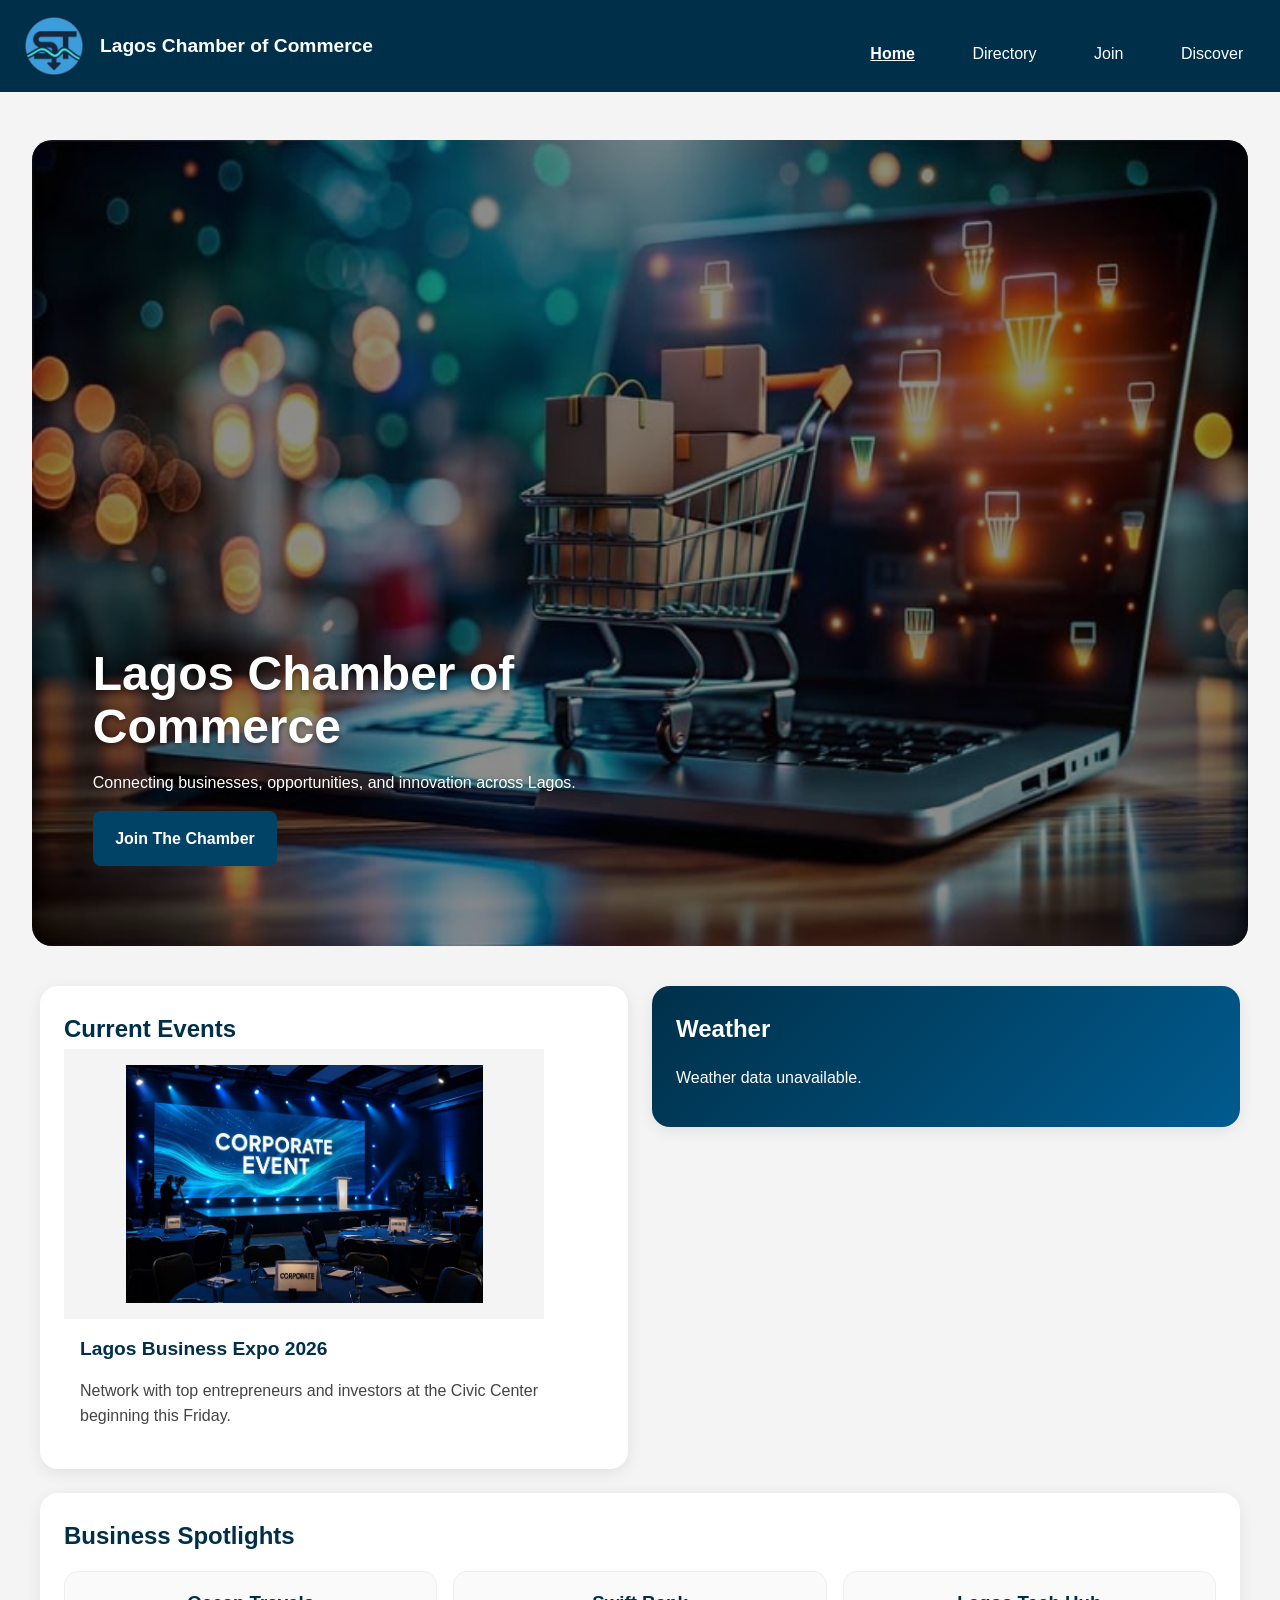
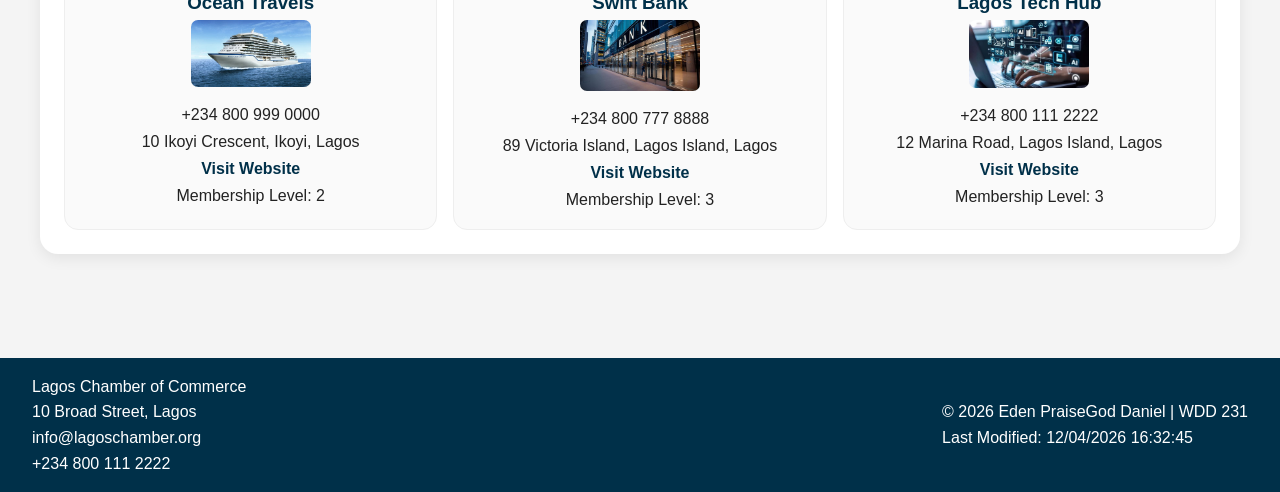
<file: chamber/index.html>
<!DOCTYPE html>
<html lang="en">
<head>

    <!-- Basic Page Setup -->
    <meta charset="UTF-8">
    <meta name="viewport" content="width=device-width, initial-scale=1.0">

    <!-- SEO -->
    <meta name="description" content="Connect with Lagos businesses and discover opportunities across the city. Today.">
    <meta name="author" content="Eden PraiseGod Daniel">


    <!-- Facebook / Open Graph -->
    <meta property="og:title"
    content="Lagos Chamber Home">

    <meta property="og:description"
    content="Discover trusted businesses, connect with local enterprises, and explore opportunities in the Lagos Chamber Directory.">

    <meta property="og:image"
    content="https://danielspraises.github.io/wdd231/chamber/images/logo.png">

    <meta property="og:url"
    content="https://danielspraises.github.io/wdd231/chamber/directory.html">

    <title>Lagos Chamber Directory</title>

    <!-- Favicon -->
    <link rel="icon" href="images/logo.png">

    <!-- Google Fonts -->
    <link href="https://fonts.googleapis.com/css2?family=Montserrat:wght@400;700&display=swap" rel="stylesheet">
    <link rel="preconnect" href="https://fonts.googleapis.com">
    <link rel="preconnect" href="https://fonts.gstatic.com" crossorigin>

    <!-- CSS Files -->
    <link rel="stylesheet" href="styles/normalize.css">
    <link rel="stylesheet" href="styles/small.css">
    <link rel="stylesheet" href="styles/larger.css">

    <!-- JavaScript -->
    <!-- <script src="scripts/directory.js" defer></script> -->
    <script src="scripts/index.js" defer></script>

</head>

<body>

    <!-- HEADER -->
    <header>

        <div class="logo-area">
            <img src="images/logo.png" alt="Lagos Chamber Logo">
            <span class="bus-name">Lagos Chamber of Commerce</span>
        </div>

        <!-- Navigation -->
        <nav>

            <button id="menuBtn">&#9776;</button>

            <ul class="navigation">

                <li><a href="index.html" class="active">Home</a></li>

                <li><a href="directory.html">Directory</a></li>

                <li><a href="join.html">Join</a></li>

                <li><a href="discover.html">Discover</a></li>

            </ul>

        </nav>

    </header>

    <!-- MAIN -->
    <main>

        <!-- HERO SECTION -->
        <section class="hero">

            <img src="images/hero.jpg"
                alt="Lagos city business district">

            <div class="hero-text">

                <h1>Lagos Chamber of Commerce</h1>

                <p>
                    Connecting businesses, opportunities,
                    and innovation across Lagos.
                </p>

                <a href="join.html" class="cta-button">
                    Join The Chamber
                </a>

            </div>

        </section>

        <!-- HOME GRID -->
        <div class="home-grid">

            <!-- EVENTS -->
            <section class="card">

                <h2>Current Events</h2>

                <figure class="event-card">

                    <img src="images/event.jpg"
                        alt="Lagos Business Expo">

                    <figcaption>

                        <span>Lagos Business Expo 2026</span>

                        <p>
                            Network with top entrepreneurs and investors
                            at the Civic Center beginning this Friday.
                        </p>

                    </figcaption>

                </figure>

            </section>

            <!-- WEATHER -->
            <section class="card weather-card">

                <h2>Weather</h2>

            <div class="weather-main">

                <div class="weather-top">

                    <img id="weather-icon"
                        src="images/weather.png"
                        alt="Weather Icon">

                    <p id="current-temp"></p>

                </div>

                <p id="weather-desc"></p>

                <div id="forecast" class="forecast"></div>

            </div>

            </section>

            <!-- SPOTLIGHTS -->
            <section class="card">

                <h2>Business Spotlights</h2>

                <div id="spotlights"></div>

            </section>

        </div>

    </main>

    <!-- FOOTER -->
    <footer>

        <div class="footer-info">

            <p>Lagos Chamber of Commerce</p>

            <p>10 Broad Street, Lagos</p>

            <p>info@lagoschamber.org</p>

            <p>+234 800 111 2222</p>

        </div>

        <div class="footer-dev">

            <p>
                &copy;
                <span id="year"></span>

                Eden PraiseGod Daniel | WDD 231
            </p>

            <p id="lastModified"></p>

        </div>

    </footer>

</body>
</html>
</file>
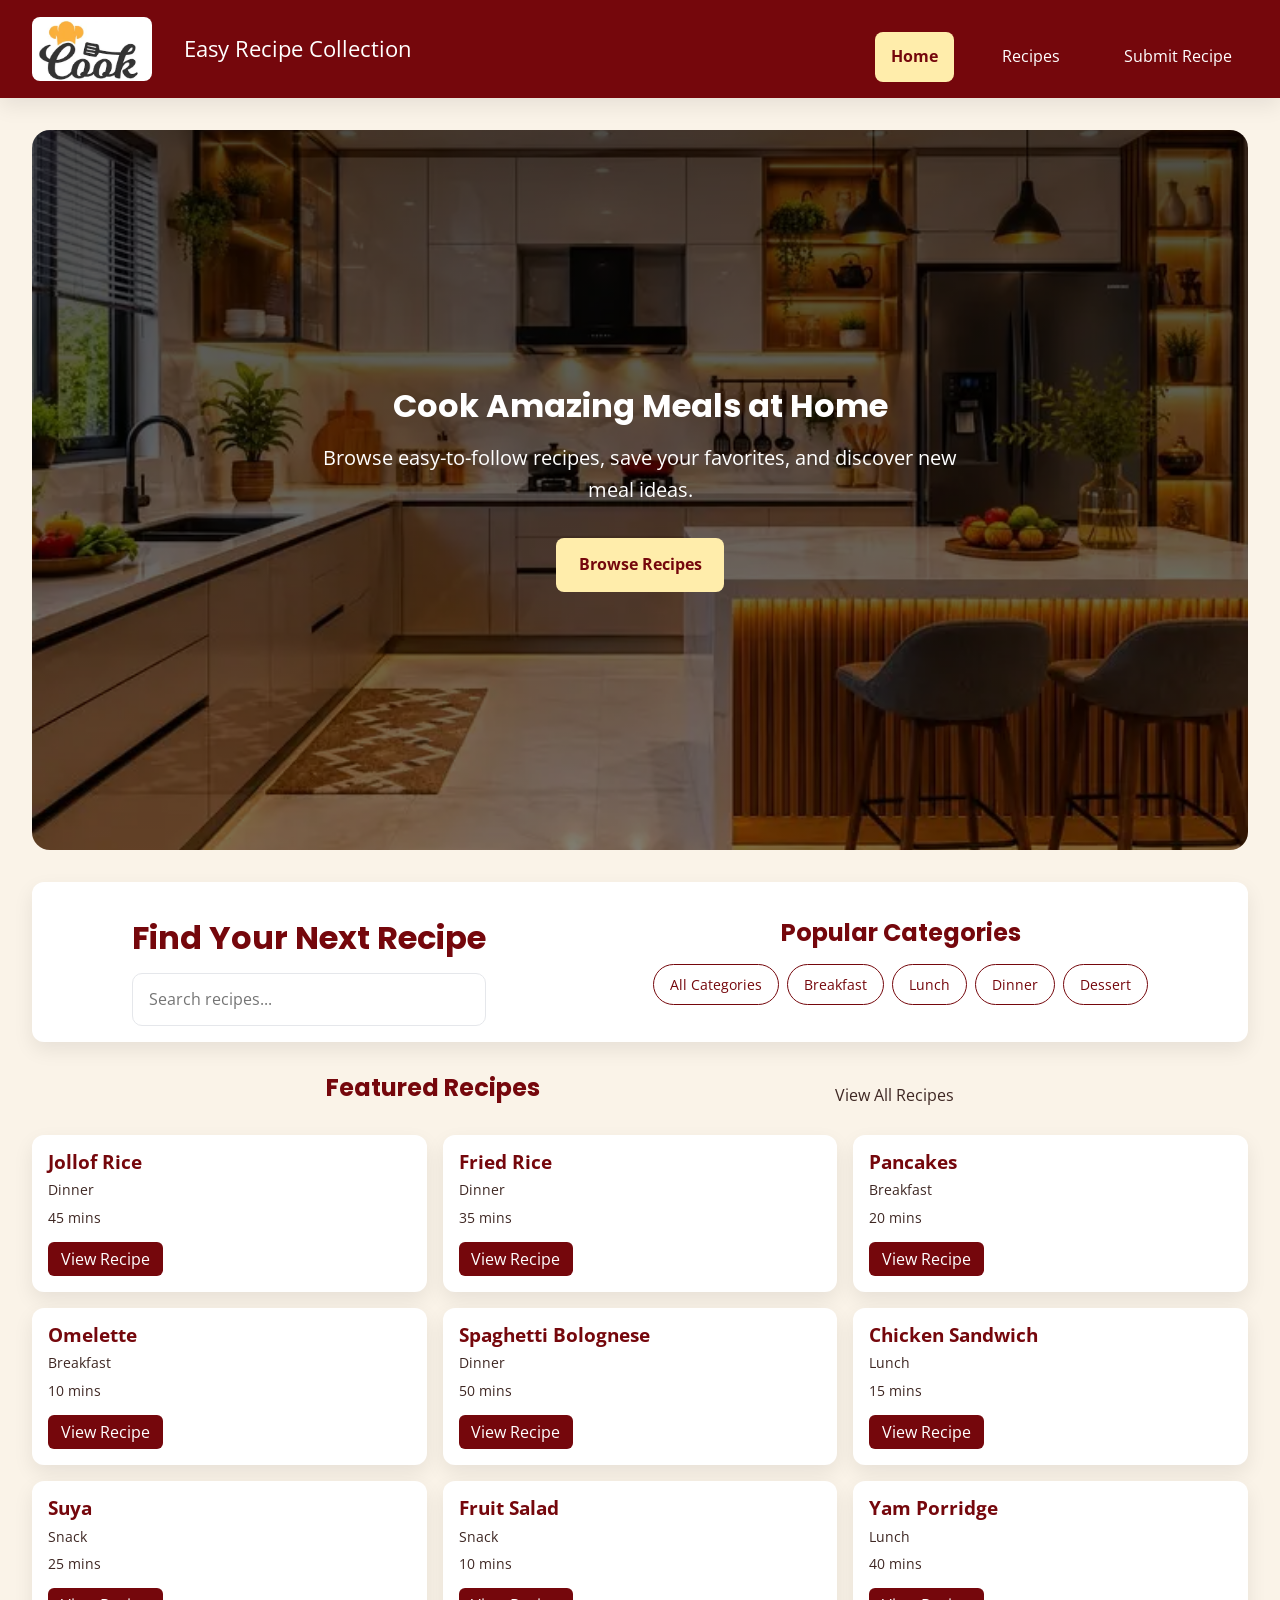
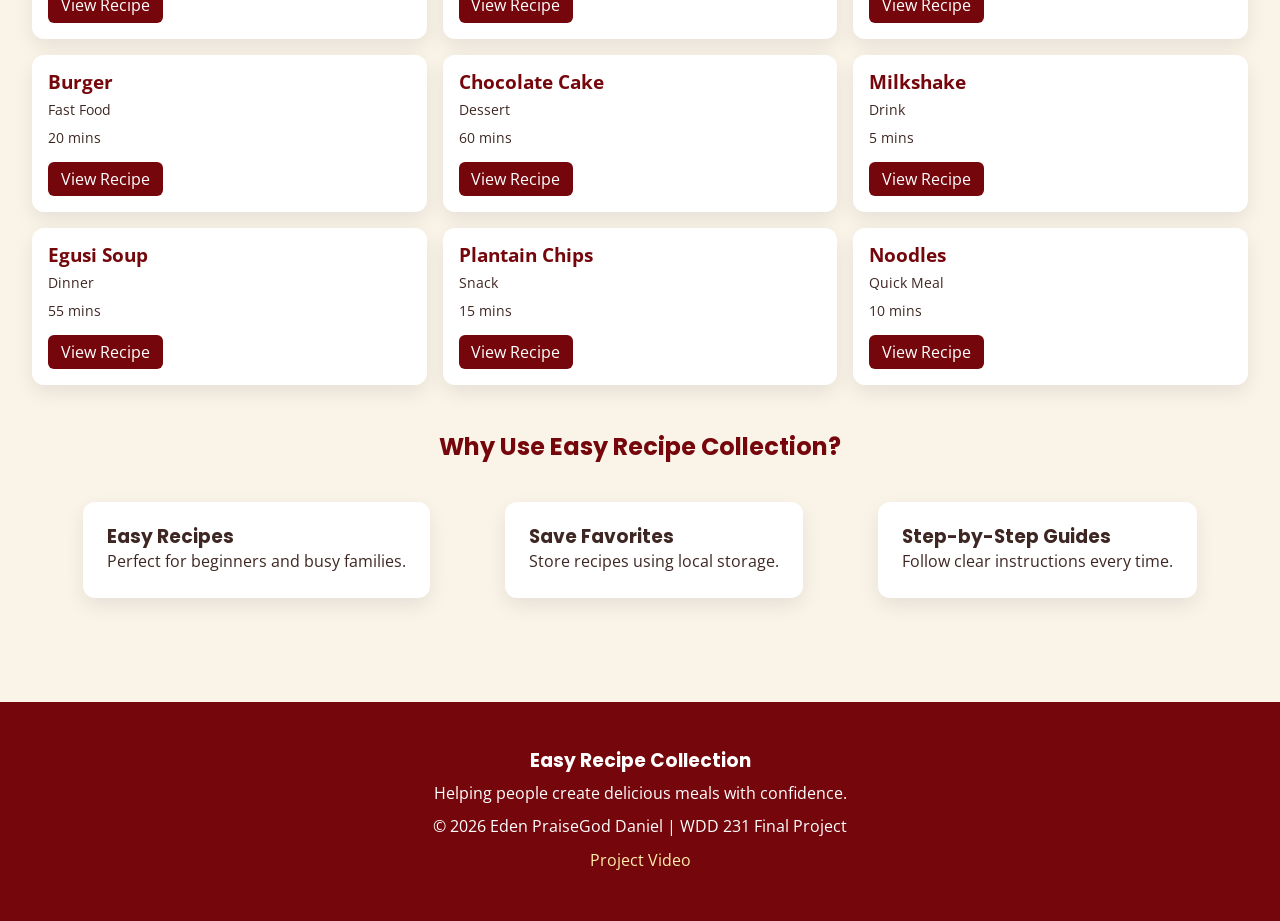
<file: finalproject/index.html>
<!DOCTYPE html>
<html lang="en">
<head>

    <!-- Basic Setup -->
    <meta charset="UTF-8">
    <meta name="viewport" content="width=device-width, initial-scale=1.0">

    <!-- SEO -->
    <meta name="description"
        content="Discover easy and delicious recipes for breakfast, lunch, dinner, snacks, and desserts.">

    <meta name="author"
        content="Eden PraiseGod Daniel">

    <!-- Open Graph -->
    <meta property="og:title"
        content="Easy Recipe Collection">

    <meta property="og:description"
        content="Find simple recipes, cooking ideas, and meal inspiration for every occasion.">

    <meta property="og:image"
        content="https://danielspraises.github.io/wdd231/finalproject/images/logo.png">

    <meta property="og:url"
        content="https://danielspraises.github.io/wdd231/recipe/index.html">

    <title>Easy Recipe Collection | Home</title>

    <!-- Favicon -->
    <link rel="icon" href="images/logo.png">

    <!-- Fonts -->
    <link rel="preconnect" href="https://fonts.googleapis.com">
    <link rel="preconnect" href="https://fonts.gstatic.com" crossorigin>

    <link href="https://fonts.googleapis.com/css2?family=Poppins:wght@400;600;700&family=Open+Sans:wght@400;600&display=swap"
        rel="stylesheet">

    <!-- CSS -->
    <link rel="stylesheet" href="styles/normalize.css">
    <link rel="stylesheet" href="styles/small.css">
    <link rel="stylesheet" href="styles/larger.css">

    <!-- JS -->
    <script src="scripts/navigation.js" defer></script>
    <script type="module" src="scripts/recipe.js"></script>

</head>

<body>

    <!-- HEADER -->
    <header>
        <div class="header-container">

            <div class="logo-tag">

            <a href="index.html" class="logo">
                <img src="images/logo.webp" alt="Easy Recipe Collection Logo">
            </a>

            <div class="site-name">
                Easy Recipe Collection
            </div>
            </div>

            <button id="menuBtn">&#9776;</button>

            <nav>
                <ul class="navigation">
                    <li><a href="index.html" class="active">Home</a></li>
                    <li><a href="recipes.html">Recipes</a></li>
                    <li><a href="submit.html">Submit Recipe</a></li>
                </ul>
            </nav>

        </div>
    </header>

    <!-- MAIN -->
    <main>

        <!-- HERO -->
        <section class="hero">

            <div class="hero-content">

                <h2>
                    Cook Amazing Meals at Home
                </h2>

                <p>
                    Browse easy-to-follow recipes,
                    save your favorites,
                    and discover new meal ideas.
                </p>

                <a href="recipes.html" class="cta-btn">
                    Browse Recipes
                </a>

            </div>

        </section>

        <!-- SEARCH -->
         <section class="search-cate">
            <section class="search-section">

                <h1>Find Your Next Recipe</h1>

                <input
                    type="search"
                    id="homeSearch"
                    placeholder="Search recipes..."
                    aria-label="Search recipes">

            </section>

            <!-- CATEGORIES -->
            <section class="categories">
                <h2>Popular Categories</h2>

                <div class="category-grid">

                    <div class="category-grid">
                        <a href="#" class="category-pill">All Categories</a>
                        <a href="#" class="category-pill" data-category="breakfast">Breakfast</a>
                        <a href="#" class="category-pill" data-category="lunch">Lunch</a>
                        <a href="#" class="category-pill" data-category="dinner">Dinner</a>
                        <a href="#" class="category-pill" data-category="dessert">Dessert</a>
                    </div>

            </section>
         </section>

        <!-- FEATURED RECIPES -->
        <section>

            <div class="section-header">

                <h2 class="sec-text">Featured Recipes</h2>

                <a href="recipes.html">
                    View All Recipes
                </a>

            </div>

            <div id="featuredRecipes"
                class="recipe-grid">

                <!-- Generated by JavaScript -->

            </div>

        </section>

        <!-- WHY US -->
        <section class="benefits">

            <h2>Why Use Easy Recipe Collection?</h2>

            <div class="benefits-grid">

                <article>
                    <h3>Easy Recipes</h3>
                    <p>
                        Perfect for beginners and busy families.
                    </p>
                </article>

                <article>
                    <h3>Save Favorites</h3>
                    <p>
                        Store recipes using local storage.
                    </p>
                </article>

                <article>
                    <h3>Step-by-Step Guides</h3>
                    <p>
                        Follow clear instructions every time.
                    </p>
                </article>

            </div>

        </section>

    </main>

    <!-- RECIPE MODAL -->
    <dialog id="recipeModal">

        <button
            class="close-modal"
            id="closeModalBtn">
            ✕
        </button>

        <div id="modalContent">

            <!-- JS inserts content -->

        </div>

    </dialog>

    <!-- FOOTER -->
    <footer>

        <div>

            <h3>Easy Recipe Collection</h3>

            <p>
                Helping people create delicious meals
                with confidence.
            </p>

        </div>

        <div>

            <p>
                &copy;
                <span id="year"></span>
                Eden PraiseGod Daniel | WDD 231 Final Project
            </p>

                
<!-- 
            <p>
                <a href="attributions.html">
                    Attributions
                </a>
            </p> -->

            <p>
                <a href="video.html">
                    Project Video
                </a>
            </p>

        </div>

    </footer>

</body>
</html>
</file>
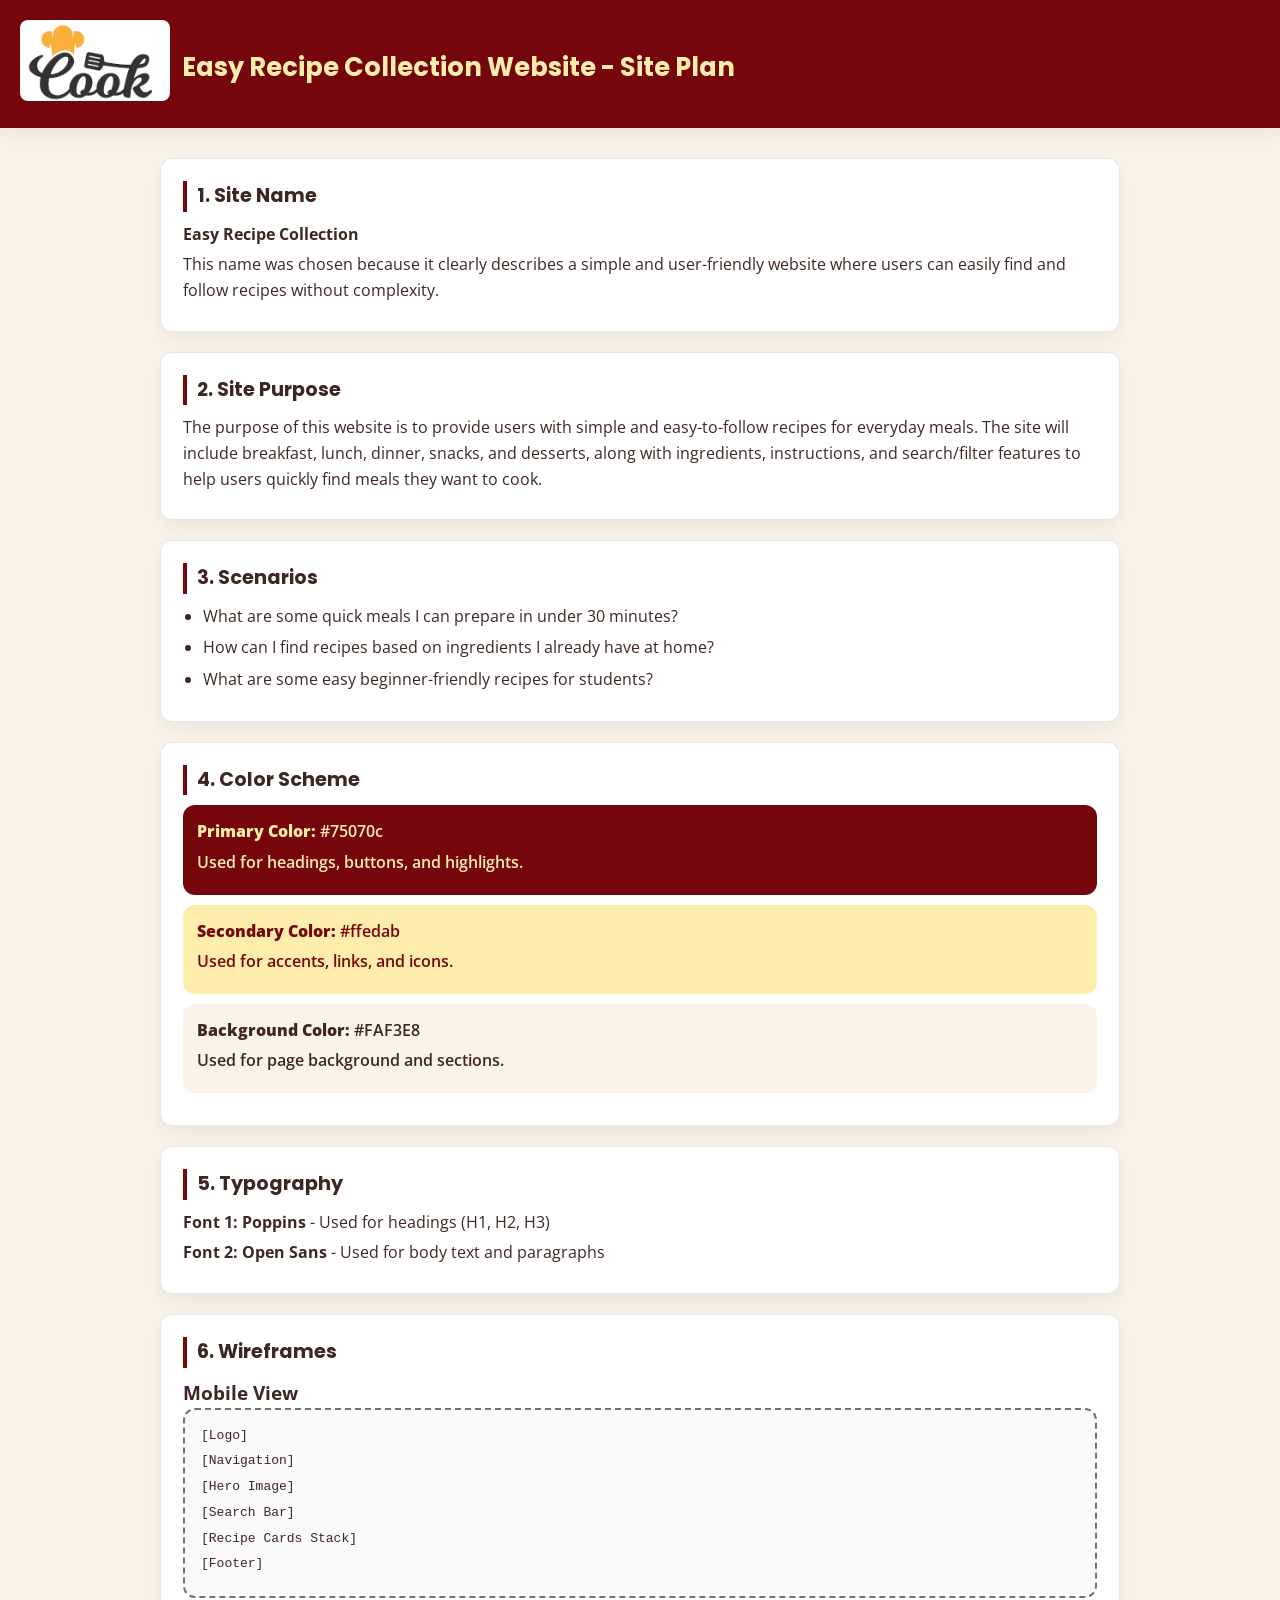
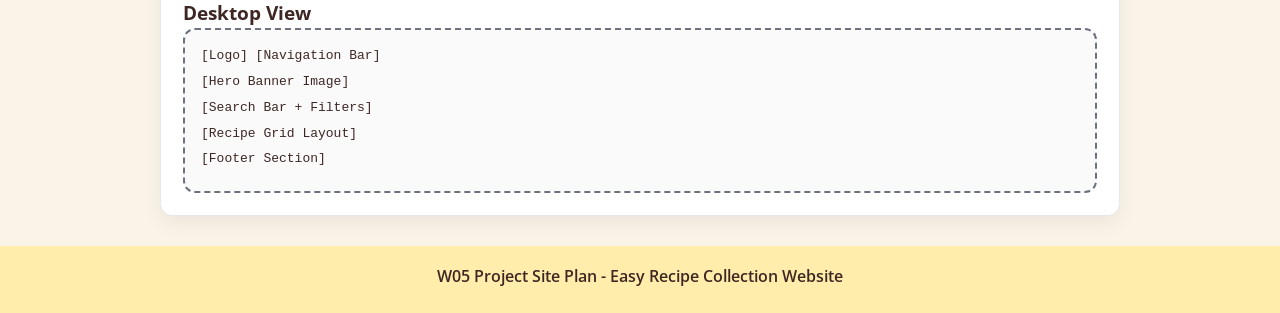
<file: Recipe/index.html>
<!DOCTYPE html>
<html lang="en">
<head>

    <!-- Basic Page Setup -->
    <meta charset="UTF-8">
    <meta name="viewport" content="width=device-width, initial-scale=1.0">

    <!-- SEO -->
    <meta name="description" content="Homepage for Easy Recipe Collection website, featuring a variety of simple and delicious recipes for all occasions.">
    <meta name="author" content="Eden PraiseGod Daniel">


    <!-- Facebook / Open Graph -->
    <meta property="og:title"
    content="Recipe Collection Home">

    <meta property="og:description"
    content="Discover a variety of simple and delicious recipes for all occasions on our Recipe Collection website.">

    <meta property="og:image"
    content="https://danielspraises.github.io/wdd231/recipe/images/logo.png">

    <meta property="og:url"
    content="https://danielspraises.github.io/wdd231/recipe/index.html">

    <title>Home | Easy Recipe Collections</title>

    <!-- Favicon -->
    <link rel="icon" href="images/logo.png">

    <!-- Google Fonts -->
    <link href="https://fonts.googleapis.com/css2?family=Poppins:wght@400;600;700&family=Open+Sans:wght@400;600&display=swap" rel="stylesheet">
    <link rel="preconnect" href="https://fonts.googleapis.com">
    <link rel="preconnect" href="https://fonts.gstatic.com" crossorigin>

    <!-- CSS Files -->
    <link rel="stylesheet" href="styles/normalize.css">
    <link rel="stylesheet" href="styles/style.css">

    <!-- JavaScript -->
    <!-- <script src="scripts/directory.js" defer></script> -->
    <!-- <script src="scripts/index.js" defer></script> -->

</head>

<body>

<header>
    <span class="logo-area">
        <img src="images/logo.png" alt="Recipe Collection Logo"></span>
    <h1>Easy Recipe Collection Website - Site Plan</h1>
</header>

<main>

    <!-- SITE NAME -->
    <section>
        <h2>1. Site Name</h2>
        <p><strong>Easy Recipe Collection</strong></p>
        <p>
            This name was chosen because it clearly describes a simple and user-friendly website
            where users can easily find and follow recipes without complexity.
        </p>
    </section>

    <!-- SITE PURPOSE -->
    <section>
        <h2>2. Site Purpose</h2>
        <p>
            The purpose of this website is to provide users with simple and easy-to-follow recipes
            for everyday meals. The site will include breakfast, lunch, dinner, snacks, and desserts,
            along with ingredients, instructions, and search/filter features to help users quickly
            find meals they want to cook.
        </p>
    </section>

    <!-- SCENARIOS -->
    <section>
        <h2>3. Scenarios</h2>
        <ul>
            <li>What are some quick meals I can prepare in under 30 minutes?</li>
            <li>How can I find recipes based on ingredients I already have at home?</li>
            <li>What are some easy beginner-friendly recipes for students?</li>
        </ul>
    </section>

    <!-- COLOR SCHEME -->
    <section>
        <h2>4. Color Scheme</h2>

        <div class="color-box primary">
            <p><strong>Primary Color:</strong> #75070c</p>
            <p>Used for headings, buttons, and highlights.</p>
        </div>

        <div class="color-box secondary">
            <p><strong>Secondary Color:</strong> #ffedab</p>
            <p>Used for accents, links, and icons.</p>
        </div>

        <div class="color-box neutral">
            <p><strong>Background Color:</strong> #FAF3E8</p>
            <p>Used for page background and sections.</p>
        </div>
    </section>

    <!-- TYPOGRAPHY -->
    <section>
        <h2>5. Typography</h2>
        <p><strong>Font 1: Poppins</strong> - Used for headings (H1, H2, H3)</p>
        <p><strong>Font 2: Open Sans</strong> - Used for body text and paragraphs</p>
    </section>

    <!-- WIREFRAMES -->
    <section>
        <h2>6. Wireframes</h2>

        <h3>Mobile View</h3>
        <div class="wireframe">
            <p>[Logo]</p>
            <p>[Navigation]</p>
            <p>[Hero Image]</p>
            <p>[Search Bar]</p>
            <p>[Recipe Cards Stack]</p>
            <p>[Footer]</p>
        </div>

        <h3>Desktop View</h3>
        <div class="wireframe">
            <p>[Logo] [Navigation Bar]</p>
            <p>[Hero Banner Image]</p>
            <p>[Search Bar + Filters]</p>
            <p>[Recipe Grid Layout]</p>
            <p>[Footer Section]</p>
        </div>
    </section>

</main>

<footer>
    <p>W05 Project Site Plan - Easy Recipe Collection Website</p>
</footer>

</body>
</html>
</file>
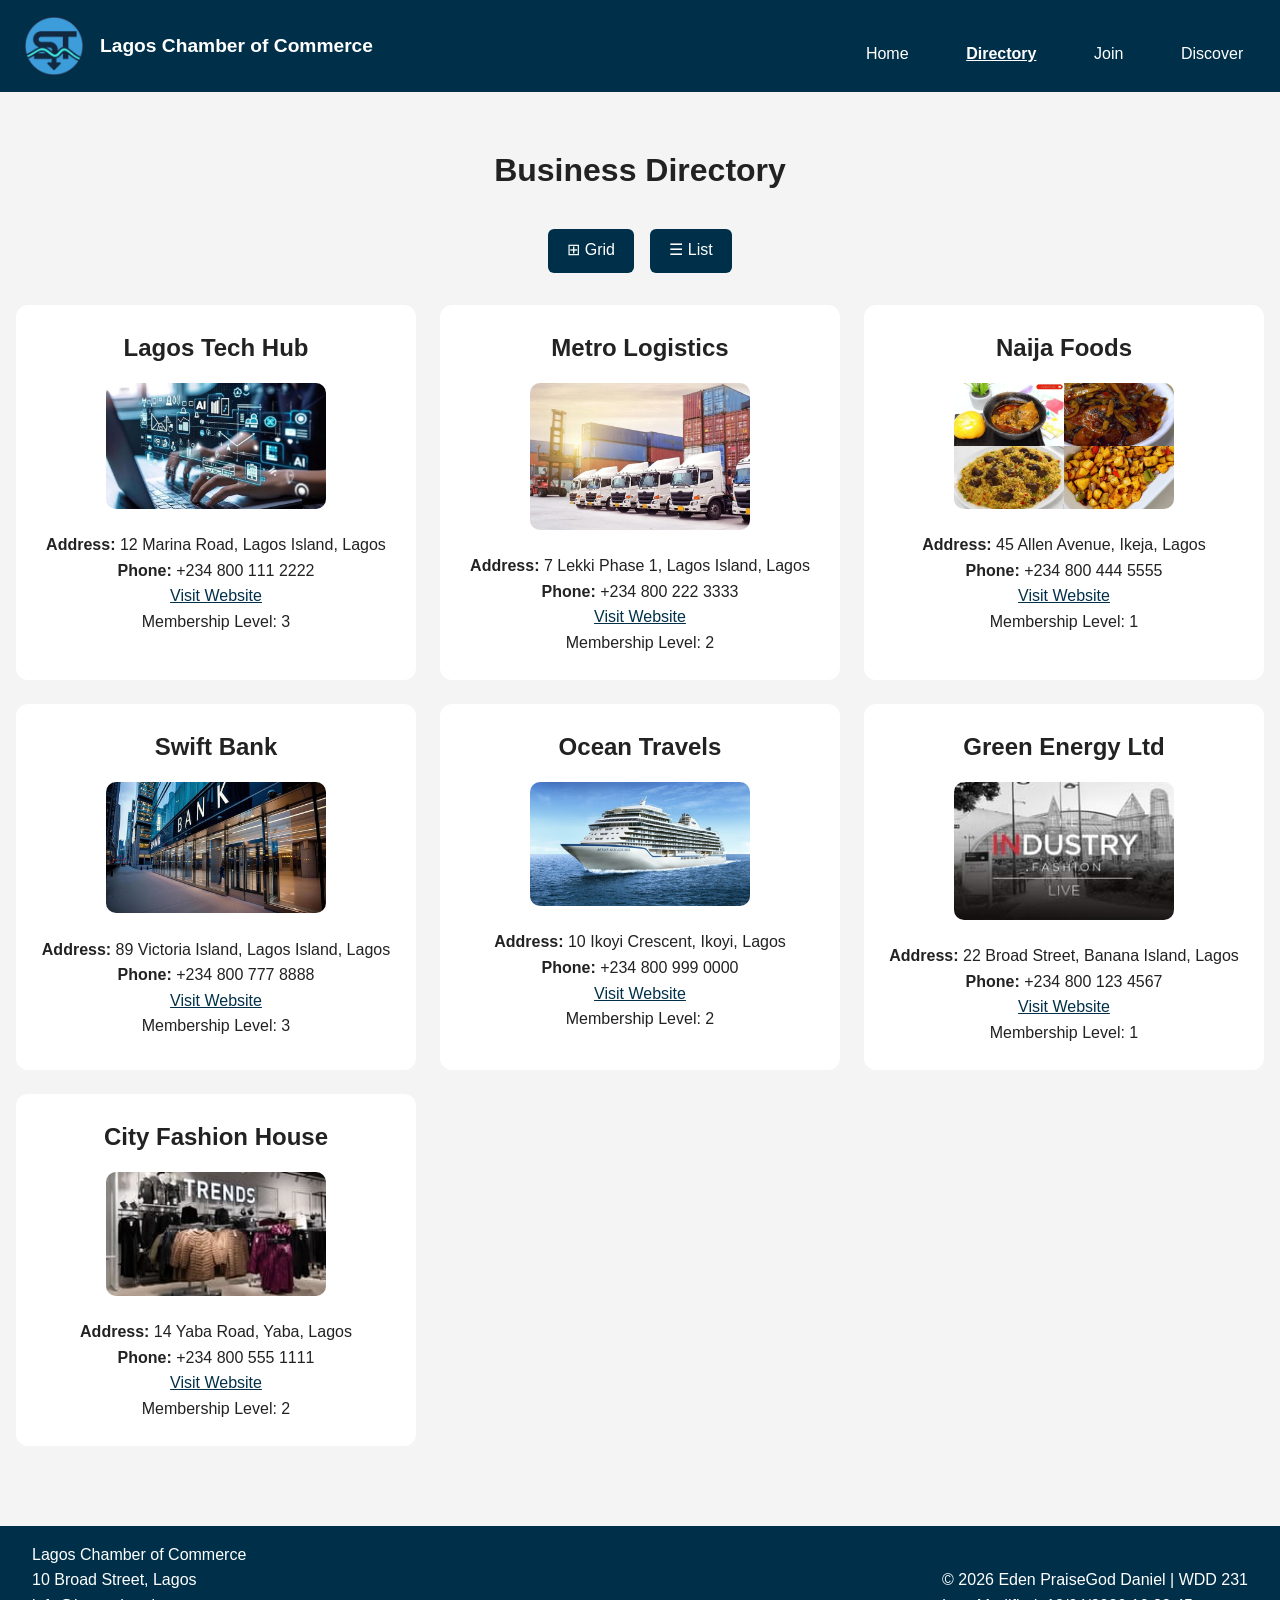
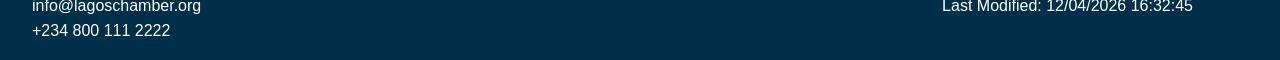
<file: chamber/directory.html>
<!DOCTYPE html>
<html lang="en">
<head>

    <!-- Basic Page Setup -->
    <meta charset="UTF-8">
    <meta name="viewport" content="width=device-width, initial-scale=1.0">

    <!-- SEO -->
    <meta name="description" content="Lagos Chamber of Commerce Directory Page - Connect with local businesses, discover opportunities, and support economic growth in Lagos.">
    <meta name="author" content="Eden PraiseGod Daniel">

    <!-- Facebook / Open Graph -->
    <meta property="og:title"
    content="Lagos Chamber Directory">

    <meta property="og:description"
    content="Discover trusted businesses, connect with local enterprises, and explore opportunities in the Lagos Chamber Directory.">

    <meta property="og:image"
    content="https://danielspraises.github.io/wdd231/chamber/images/logo.png">

    <meta property="og:url"
    content="https://danielspraises.github.io/wdd231/chamber/directory.html">

    <title>Lagos Chamber Directory</title>

    <!-- Favicon -->
    <link rel="icon" href="images/logo.png">

    <!-- Google Fonts -->
    <link href="https://fonts.googleapis.com/css2?family=Montserrat:wght@400;700&display=swap" rel="stylesheet">
    <link rel="preconnect" href="https://fonts.googleapis.com">
    <link rel="preconnect" href="https://fonts.gstatic.com" crossorigin>

    <!-- CSS Files -->
    <link rel="stylesheet" href="styles/normalize.css">
    <link rel="stylesheet" href="styles/small.css">
    <link rel="stylesheet" href="styles/larger.css">

    <!-- JavaScript -->
    <script src="scripts/directory.js" defer></script>

</head>

<body>

    <!-- HEADER -->
    <header>
        
        <div class="logo-area">
            <img src="images/logo.png" alt="Lagos Chamber Logo">
            <span class="bus-name">Lagos Chamber of Commerce</span>
        </div>

        <!-- Navigation -->
        <nav>

            <button id="menuBtn">&#9776;</button>

            <ul class="navigation">

                <li><a href="index.html">Home</a></li>

                <li><a href="directory.html" class="active">Directory</a></li>

                <li><a href="join.html">Join</a></li>

                <li><a href="discover.html">Discover</a></li>

            </ul>

        </nav>

    </header>

    <!-- MAIN -->
    <main>

        <h1>Business Directory</h1>

        <!-- View Toggle Buttons -->
        <div class="view-buttons">

            <button id="gridBtn">⊞ Grid</button>

            <button id="listBtn">☰ List</button>

        </div>

        <!-- Dynamic Member Area -->
        <section id="members" class="grid"></section>

    </main>

    <!-- FOOTER -->
    <footer>

        <div class="footer-info">

            <p>Lagos Chamber of Commerce</p>

            <p>10 Broad Street, Lagos</p>

            <p>info@lagoschamber.org</p>

            <p>+234 800 111 2222</p>

        </div>

        <div class="footer-dev">

            <p>
                &copy;
                <span id="year"></span>

                Eden PraiseGod Daniel | WDD 231
            </p>

            <p id="lastModified"></p>

        </div>

    </footer>

</body>
</html>
</file>
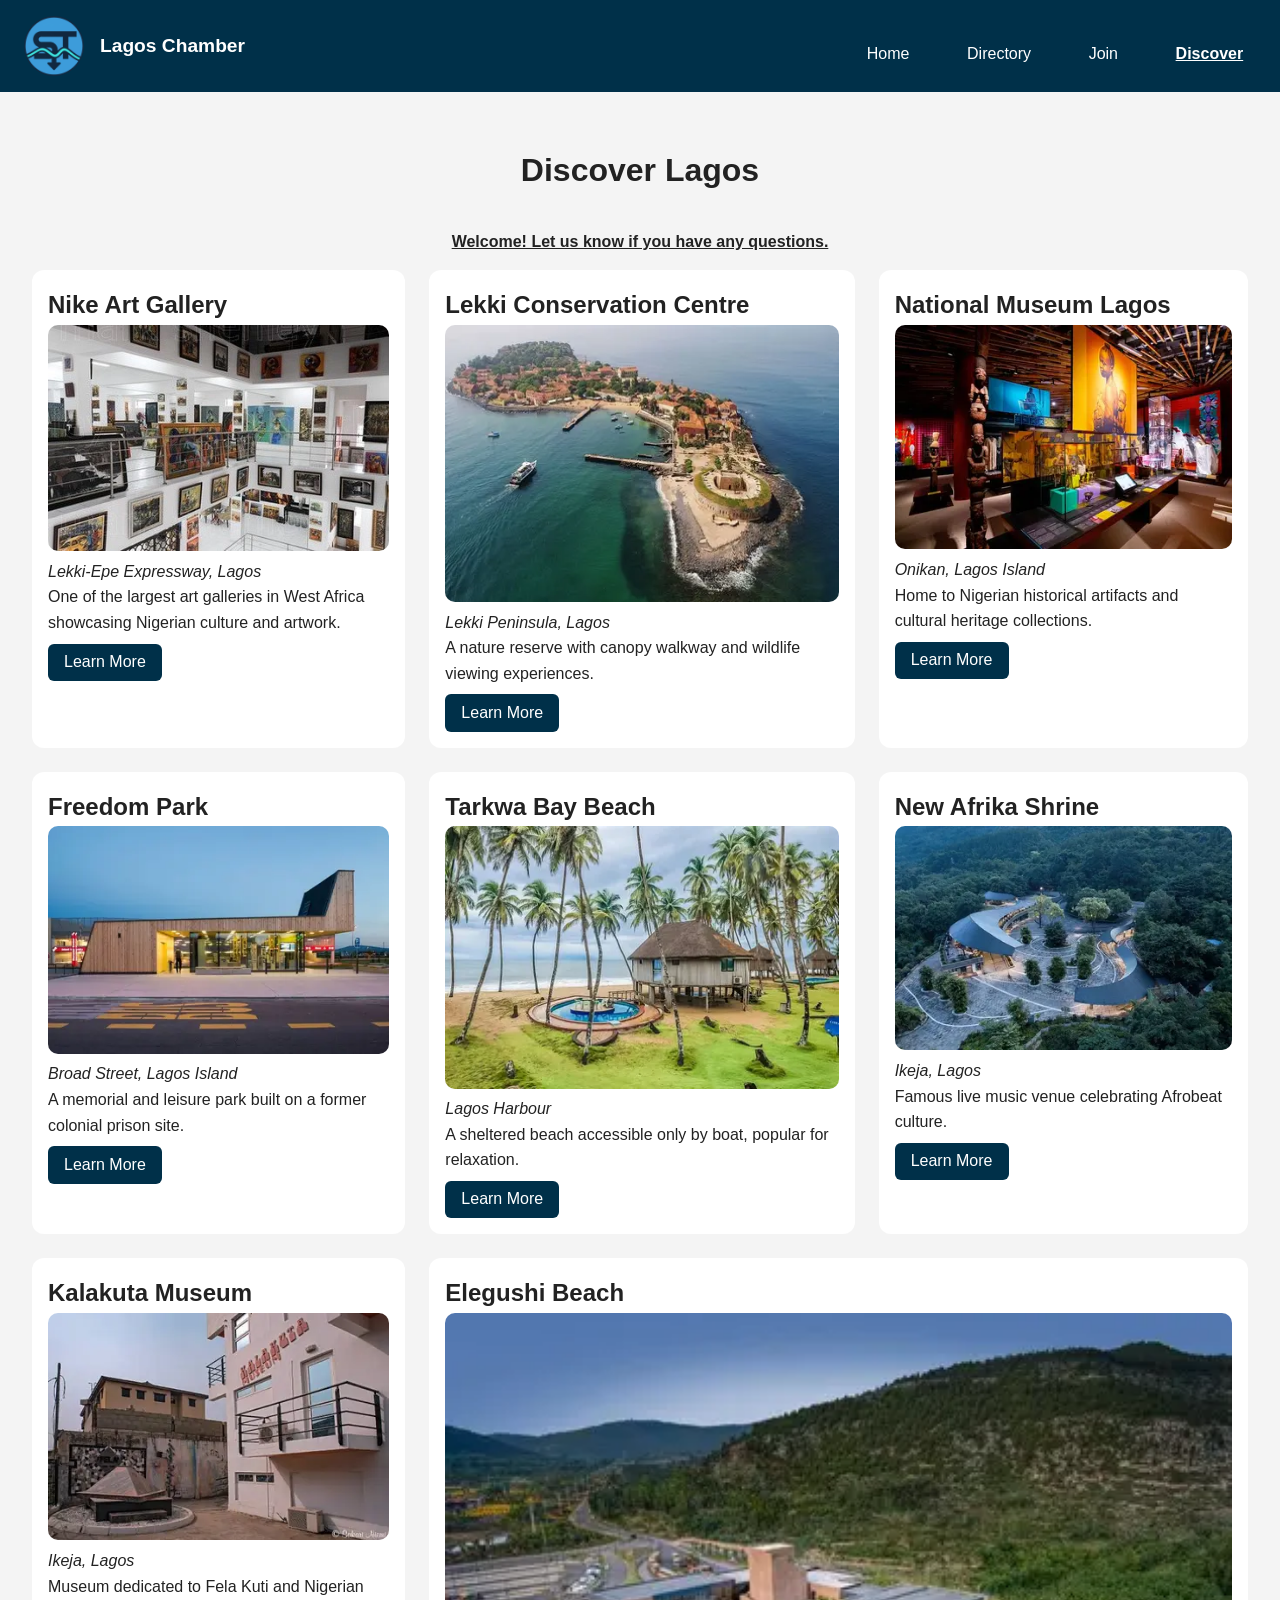
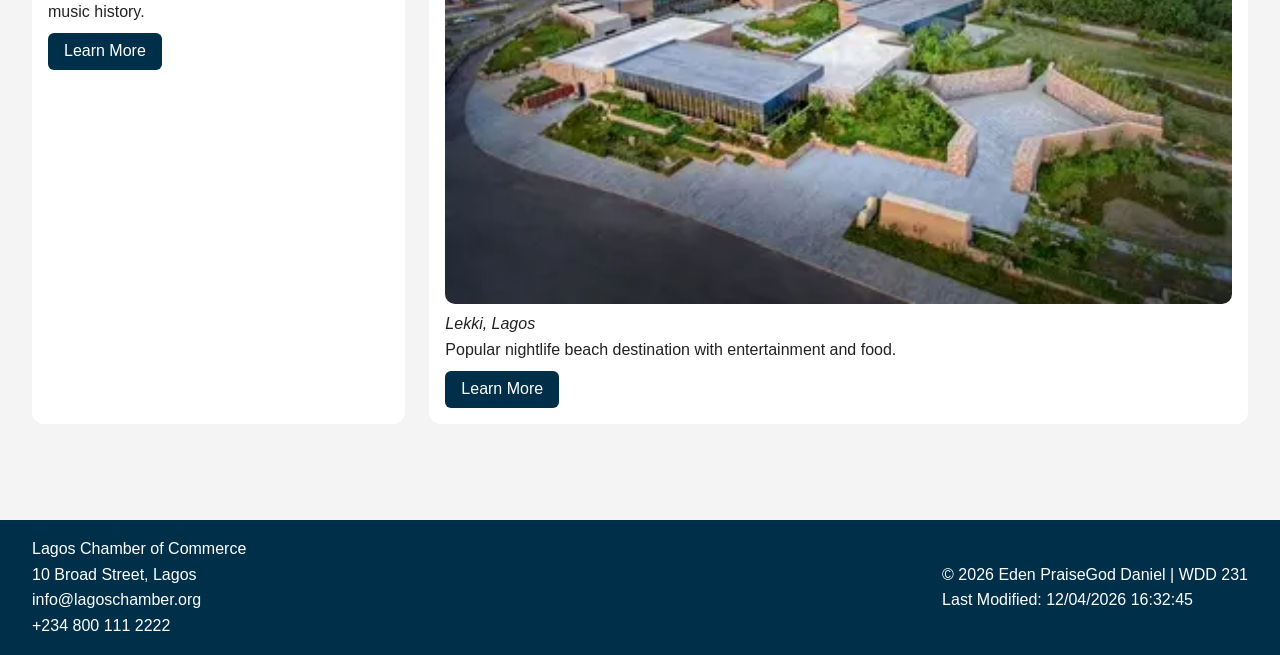
<file: chamber/discover.html>
<!DOCTYPE html>
<html lang="en">
<head>

    <!-- Basic Page Setup -->
    <meta charset="UTF-8">
    <meta name="viewport" content="width=device-width, initial-scale=1.0">

    <!-- SEO -->
    <meta name="description" content="Discover trusted businesses, connect with local enterprises, and explore opportunities in the Lagos Chamber Directory.">
    <meta name="author" content="Eden PraiseGod Daniel">


    <!-- Facebook / Open Graph -->
    <meta property="og:title"
    content="Lagos Chamber Discover">

    <meta property="og:description"
    content="Discover trusted businesses, connect with local enterprises, and explore opportunities in the Lagos Chamber Directory.">

    <meta property="og:image"
    content="https://danielspraises.github.io/wdd231/chamber/images/logo.png">

    <meta property="og:url"
    content="https://danielspraises.github.io/wdd231/chamber/directory.html">

    <title>Lagos Chamber Discover</title>

    <!-- Favicon -->
    <link rel="icon" href="images/logo.png">

    <!-- Google Fonts -->
    <link href="https://fonts.googleapis.com/css2?family=Montserrat:wght@400;700&display=swap" rel="stylesheet">
    <link rel="preconnect" href="https://fonts.googleapis.com">
    <link rel="preconnect" href="https://fonts.gstatic.com" crossorigin>

    <!-- CSS Files -->
    <link rel="stylesheet" href="styles/normalize.css">
    <link rel="stylesheet" href="styles/small.css">
    <link rel="stylesheet" href="styles/larger.css">

    <!-- JavaScript -->
    <script type="module" src="scripts/discover.js"></script>

</head>

<body>

<header>
    <div class="logo-area">
        <img src="images/logo.png" alt="logo">
        <span class="bus-name">Lagos Chamber</span>
    </div>

    <nav>
        <button id="menuBtn">&#9776;</button>
        <ul class="navigation">
            <li><a href="index.html">Home</a></li>
            <li><a href="directory.html">Directory</a></li>
            <li><a href="join.html">Join</a></li>
            <li><a class="active" href="discover.html">Discover</a></li>
        </ul>
    </nav>
</header>

<main>

    <h1>Discover Lagos</h1>

    <p id="visitMessage"></p>

    <section class="discover-grid" id="discoverGrid"></section>

</main>

    <!-- FOOTER -->
    <footer>

        <div class="footer-info">

            <p>Lagos Chamber of Commerce</p>

            <p>10 Broad Street, Lagos</p>

            <p>info@lagoschamber.org</p>

            <p>+234 800 111 2222</p>

        </div>

        <div class="footer-dev">

            <p>
                &copy;
                <span id="year"></span>

                Eden PraiseGod Daniel | WDD 231
            </p>

            <p id="lastModified"></p>

        </div>

    </footer>

</body>
</html>
</file>
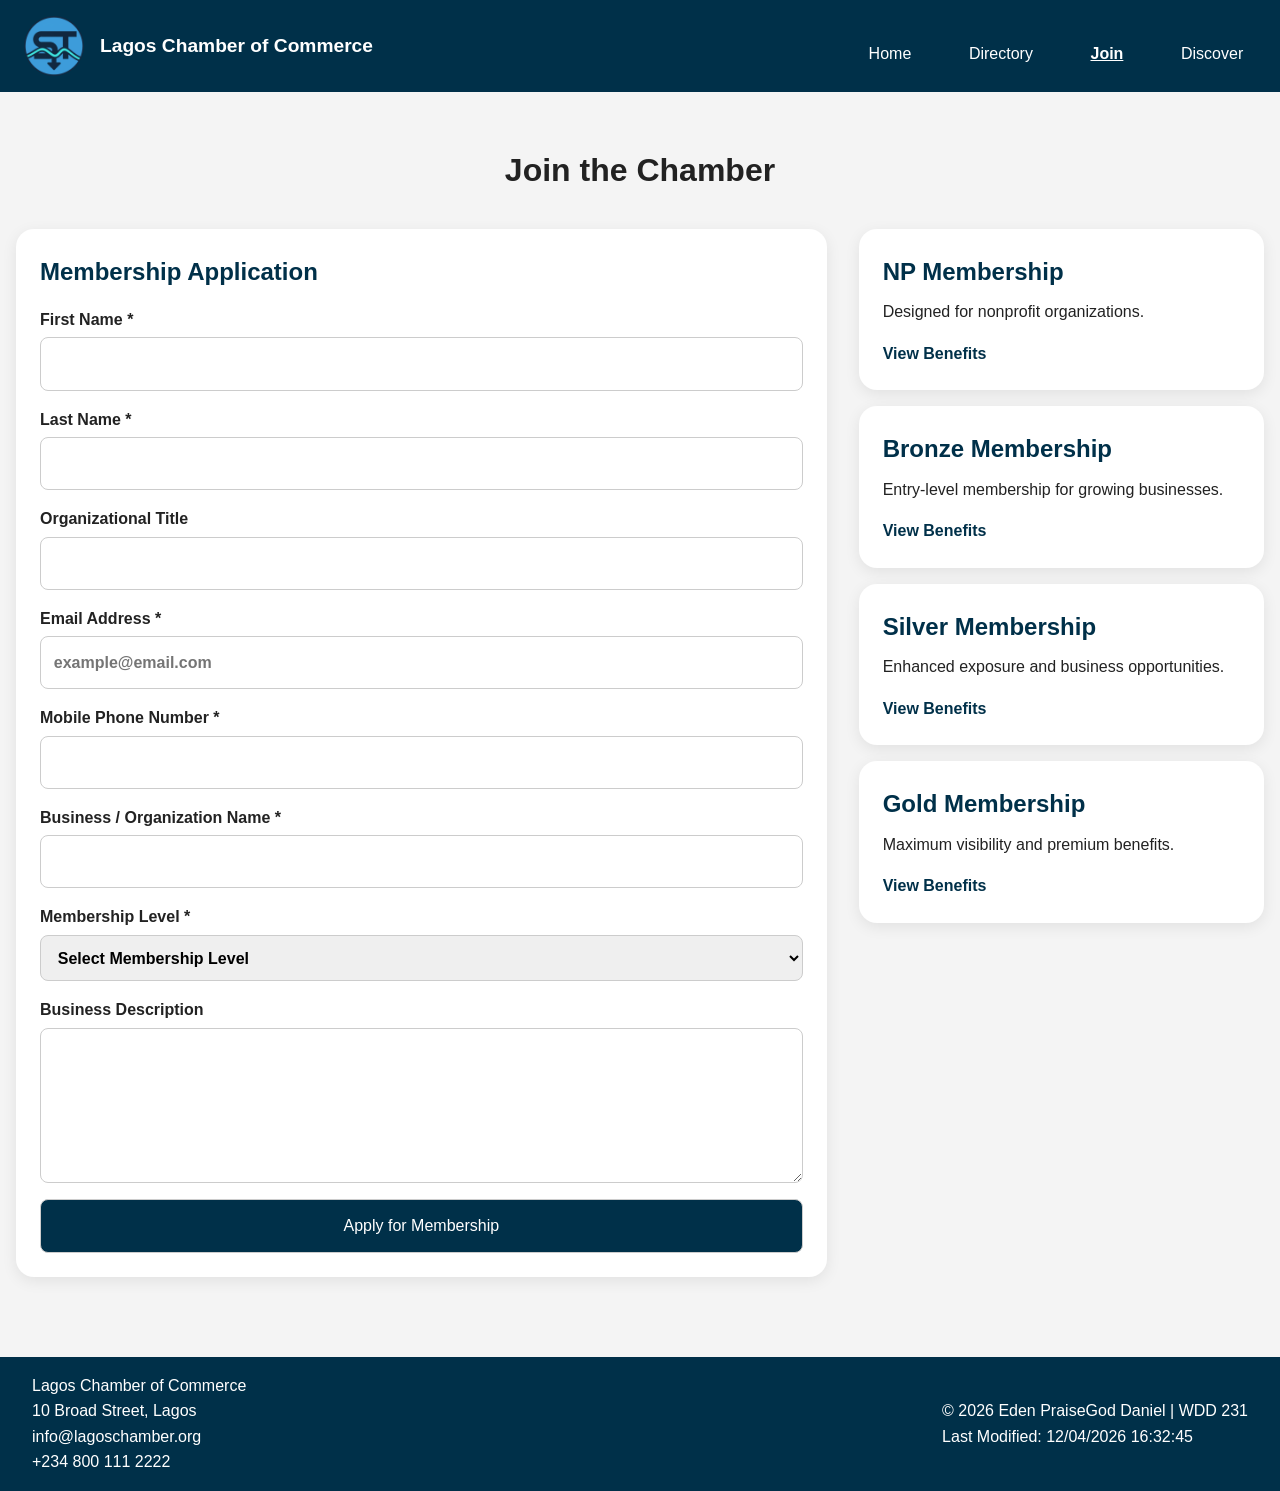
<file: chamber/join.html>
<!DOCTYPE html>
<html lang="en">
<head>

    <!-- Basic Page Setup -->
    <meta charset="UTF-8">
    <meta name="viewport" content="width=device-width, initial-scale=1.0">

    <!-- SEO -->
    <meta name="description" content="Join the Lagos Chamber of Commerce and connect your business with opportunities across Lagos.">
    <meta name="author" content="Eden PraiseGod Daniel">

    <!-- Open Graph -->
    <meta property="og:title" content="Join Lagos Chamber">
    <meta property="og:description" content="Apply for membership in the Lagos Chamber of Commerce.">
    <meta property="og:image" content="https://danielspraises.github.io/wdd231/chamber/images/logo.png">
    <meta property="og:url" content="https://danielspraises.github.io/wdd231/chamber/join.html">

    <title>Join | Lagos Chamber of Commerce</title>

    <!-- Favicon -->
    <link rel="icon" href="images/logo.png">

    <!-- Fonts -->
    <link href="https://fonts.googleapis.com/css2?family=Montserrat:wght@400;700&display=swap" rel="stylesheet">
    <link rel="preconnect" href="https://fonts.googleapis.com">
    <link rel="preconnect" href="https://fonts.gstatic.com" crossorigin>

    <!-- CSS -->
    <link rel="stylesheet" href="styles/normalize.css">
    <link rel="stylesheet" href="styles/small.css">
    <link rel="stylesheet" href="styles/larger.css">

    <!-- JS -->
    <script src="scripts/join.js" defer></script>

</head>

<body>

<header>

    <div class="logo-area">
        <img src="images/logo.png" alt="Lagos Chamber Logo">
        <span class="bus-name">Lagos Chamber of Commerce</span>
    </div>

    <nav>

        <button id="menuBtn">&#9776;</button>

        <ul class="navigation">

            <li><a href="index.html">Home</a></li>

            <li><a href="directory.html">Directory</a></li>

            <li><a href="join.html" class="active">Join</a></li>

            <li><a href="discover.html">Discover</a></li>

        </ul>

    </nav>

</header>

<main>

    <h1>Join the Chamber</h1>

    <div class="join-container">

        <!-- FORM -->

        <section class="join-form-card">

            <h2>Membership Application</h2>

            <form method="get" action="thankyou.html">

                <label>
                    First Name *
                    <input
                        type="text"
                        name="firstName"
                        title="Applicant First Name"
                        autocomplete="given-name"
                        required>
                </label>

                <label>
                    Last Name *
                    <input
                        type="text"
                        name="lastName"
                        title="Applicant Last Name"
                        autocomplete="family-name"
                        required>
                </label>

                <label>
                    Organizational Title
                    <input
                        type="text"
                        name="organizationTitle"
                        title="At least 7 letters, spaces or hyphens only"
                        autocomplete="organization-title"
                        pattern="[A-Za-z\s\-]{7,}">
                </label>

                <label>
                    Email Address *
                    <input
                        type="email"
                        name="email"
                        title="Applicant Email Address"
                        autocomplete="email"
                        placeholder="example@email.com"
                        required>
                </label>

                <label>
                    Mobile Phone Number *
                    <input
                        type="tel"
                        name="phone"
                        title="Mobile Phone Number"
                        autocomplete="tel"
                        required>
                </label>

                <label>
                    Business / Organization Name *
                    <input
                        type="text"
                        name="organization"
                        title="Business or Organization Name"
                        autocomplete="organization"
                        required>
                </label>

                <label>
                    Membership Level *

                    <select
                        name="membershipLevel"
                        title="Membership Level"
                        required>

                        <option value="" disabled selected>
                            Select Membership Level
                        </option>

                        <option value="np">
                            NP Membership
                        </option>

                        <option value="bronze">
                            Bronze Membership
                        </option>

                        <option value="silver">
                            Silver Membership
                        </option>

                        <option value="gold">
                            Gold Membership
                        </option>

                    </select>

                </label>

                <label>
                    Business Description

                    <textarea
                        name="description"
                        title="Business Description"
                        rows="5"></textarea>

                </label>

                <input
                    type="hidden"
                    name="timestamp"
                    id="timestamp">

                <input
                    type="submit"
                    value="Apply for Membership"
                    class="submit-btn">

            </form>

        </section>

        <!-- MEMBERSHIP CARDS -->

        <section class="membership-cards">

            <article class="membership-card">

                <h2>NP Membership</h2>

                <p>
                    Designed for nonprofit organizations.
                </p>

                <a href="#" class="open-modal" data-modal="npModal">
                    View Benefits
                </a>

            </article>

            <article class="membership-card">

                <h2>Bronze Membership</h2>

                <p>
                    Entry-level membership for growing businesses.
                </p>

                <a href="#" class="open-modal" data-modal="bronzeModal">
                    View Benefits
                </a>

            </article>

            <article class="membership-card">

                <h2>Silver Membership</h2>

                <p>
                    Enhanced exposure and business opportunities.
                </p>

                <a href="#" class="open-modal" data-modal="silverModal">
                    View Benefits
                </a>

            </article>

            <article class="membership-card">

                <h2>Gold Membership</h2>

                <p>
                    Maximum visibility and premium benefits.
                </p>

                <a href="#" class="open-modal" data-modal="goldModal">
                    View Benefits
                </a>

            </article>

        </section>

    </div>

    <!-- NP MODAL -->

    <dialog id="npModal">

        <h2>NP Membership Benefits</h2>

        <ul>
            <li>No membership fee</li>
            <li>Directory listing</li>
            <li>Networking opportunities</li>
            <li>Community engagement events</li>
        </ul>

        <button class="close-modal">
            Close
        </button>

    </dialog>

    <!-- BRONZE MODAL -->

    <dialog id="bronzeModal">

        <h2>Bronze Membership Benefits</h2>

        <ul>
            <li>Directory listing</li>
            <li>Business networking events</li>
            <li>Basic promotional opportunities</li>
            <li>Business development resources</li>
        </ul>

        <button class="close-modal">
            Close
        </button>

    </dialog>

    <!-- SILVER MODAL -->

    <dialog id="silverModal">

        <h2>Silver Membership Benefits</h2>

        <ul>
            <li>Everything in Bronze</li>
            <li>Featured business listing</li>
            <li>Event discounts</li>
            <li>Advanced business workshops</li>
        </ul>

        <button class="close-modal">
            Close
        </button>

    </dialog>

    <!-- GOLD MODAL -->

    <dialog id="goldModal">

        <h2>Gold Membership Benefits</h2>

        <ul>
            <li>Everything in Silver</li>
            <li>Homepage spotlight advertising</li>
            <li>Premium event access</li>
            <li>VIP networking opportunities</li>
            <li>Priority business promotion</li>
        </ul>

        <button class="close-modal">
            Close
        </button>

    </dialog>

</main>

<footer>

    <div class="footer-info">

        <p>Lagos Chamber of Commerce</p>

        <p>10 Broad Street, Lagos</p>

        <p>info@lagoschamber.org</p>

        <p>+234 800 111 2222</p>

    </div>

    <div class="footer-dev">

        <p>
            &copy;
            <span id="year"></span>
            Eden PraiseGod Daniel | WDD 231
        </p>

        <p id="lastModified"></p>

    </div>

</footer>

</body>
</html>
</file>
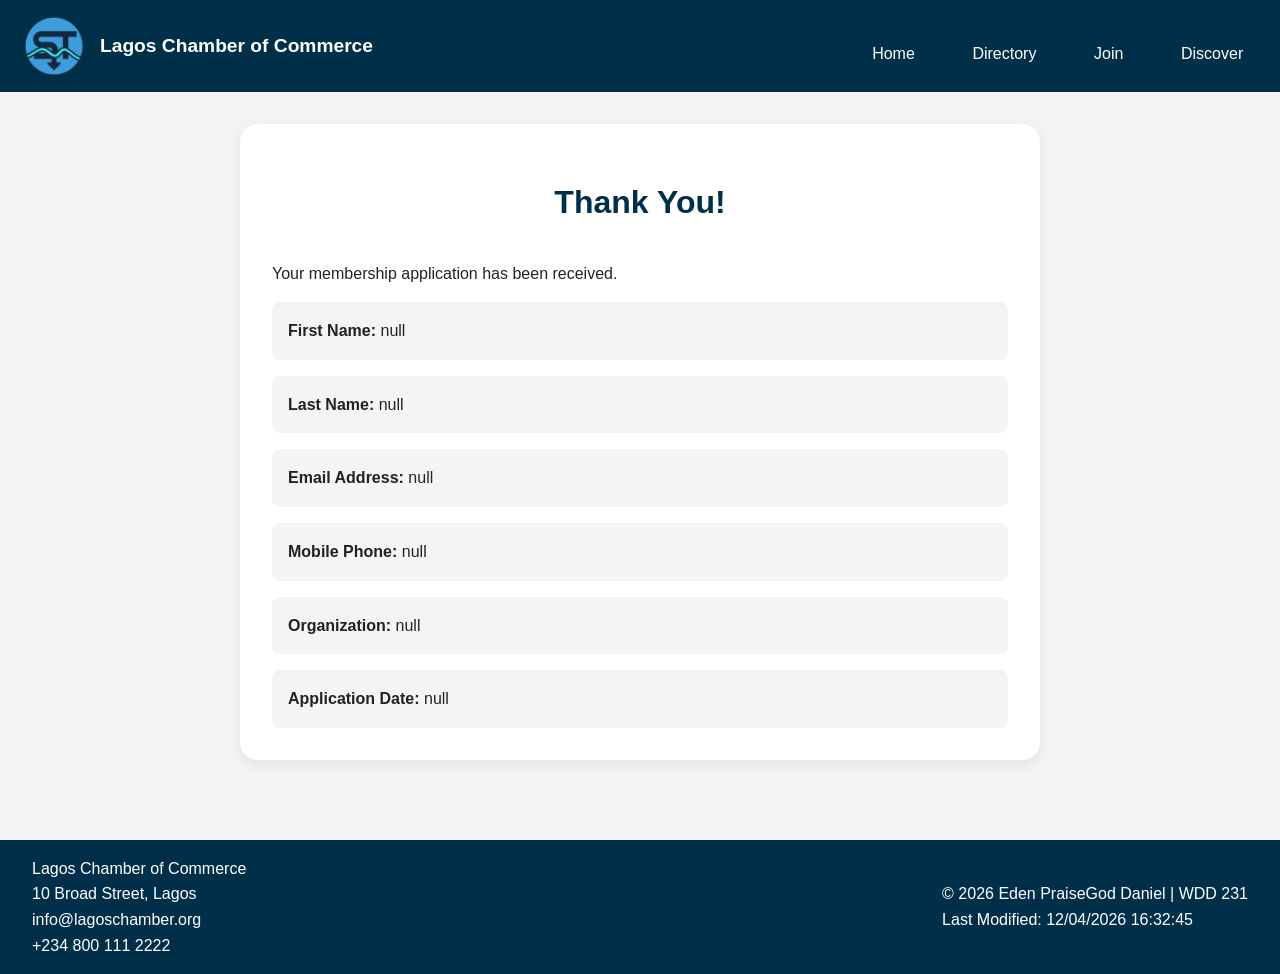
<file: chamber/thankyou.html>
<!DOCTYPE html>
<html lang="en">
<head>

    <!-- Basic Page Setup -->
    <meta charset="UTF-8">
    <meta name="viewport" content="width=device-width, initial-scale=1.0">

    <!-- SEO -->
    <meta name="description" content="Thank you for applying to join the Lagos Chamber of Commerce.">
    <meta name="author" content="Eden PraiseGod Daniel">

    <title>Thank You | Lagos Chamber of Commerce</title>

    <!-- Favicon -->
    <link rel="icon" href="images/logo.png">

    <!-- Fonts -->
    <link href="https://fonts.googleapis.com/css2?family=Montserrat:wght@400;700&display=swap" rel="stylesheet">

    <!-- CSS -->
    <link rel="stylesheet" href="styles/normalize.css">
    <link rel="stylesheet" href="styles/small.css">
    <link rel="stylesheet" href="styles/larger.css">

    <!-- JS -->
    <script src="scripts/thankyou.js" defer></script>

</head>

<body>

<header>

    <div class="logo-area">

        <img src="images/logo.png" alt="Lagos Chamber Logo">

        <span class="bus-name">
            Lagos Chamber of Commerce
        </span>

    </div>

    <nav>

        <button id="menuBtn">&#9776;</button>

        <ul class="navigation">

            <li><a href="index.html">Home</a></li>

            <li><a href="directory.html">Directory</a></li>

            <li><a href="join.html">Join</a></li>

            <li><a href="discover.html">Discover</a></li>

        </ul>

    </nav>

</header>

<main>

    <section class="thankyou-card">

        <h1>Thank You!</h1>

        <p>
            Your membership application has been received.
        </p>

        <div
            id="submissionDetails"
            class="submission-details">

        </div>

    </section>

</main>

<footer>

    <div class="footer-info">

        <p>Lagos Chamber of Commerce</p>

        <p>10 Broad Street, Lagos</p>

        <p>info@lagoschamber.org</p>

        <p>+234 800 111 2222</p>

    </div>

    <div class="footer-dev">

        <p>
            &copy;
            <span id="year"></span>
            Eden PraiseGod Daniel | WDD 231
        </p>

        <p id="lastModified"></p>

    </div>

</footer>

</body>
</html>
</file>
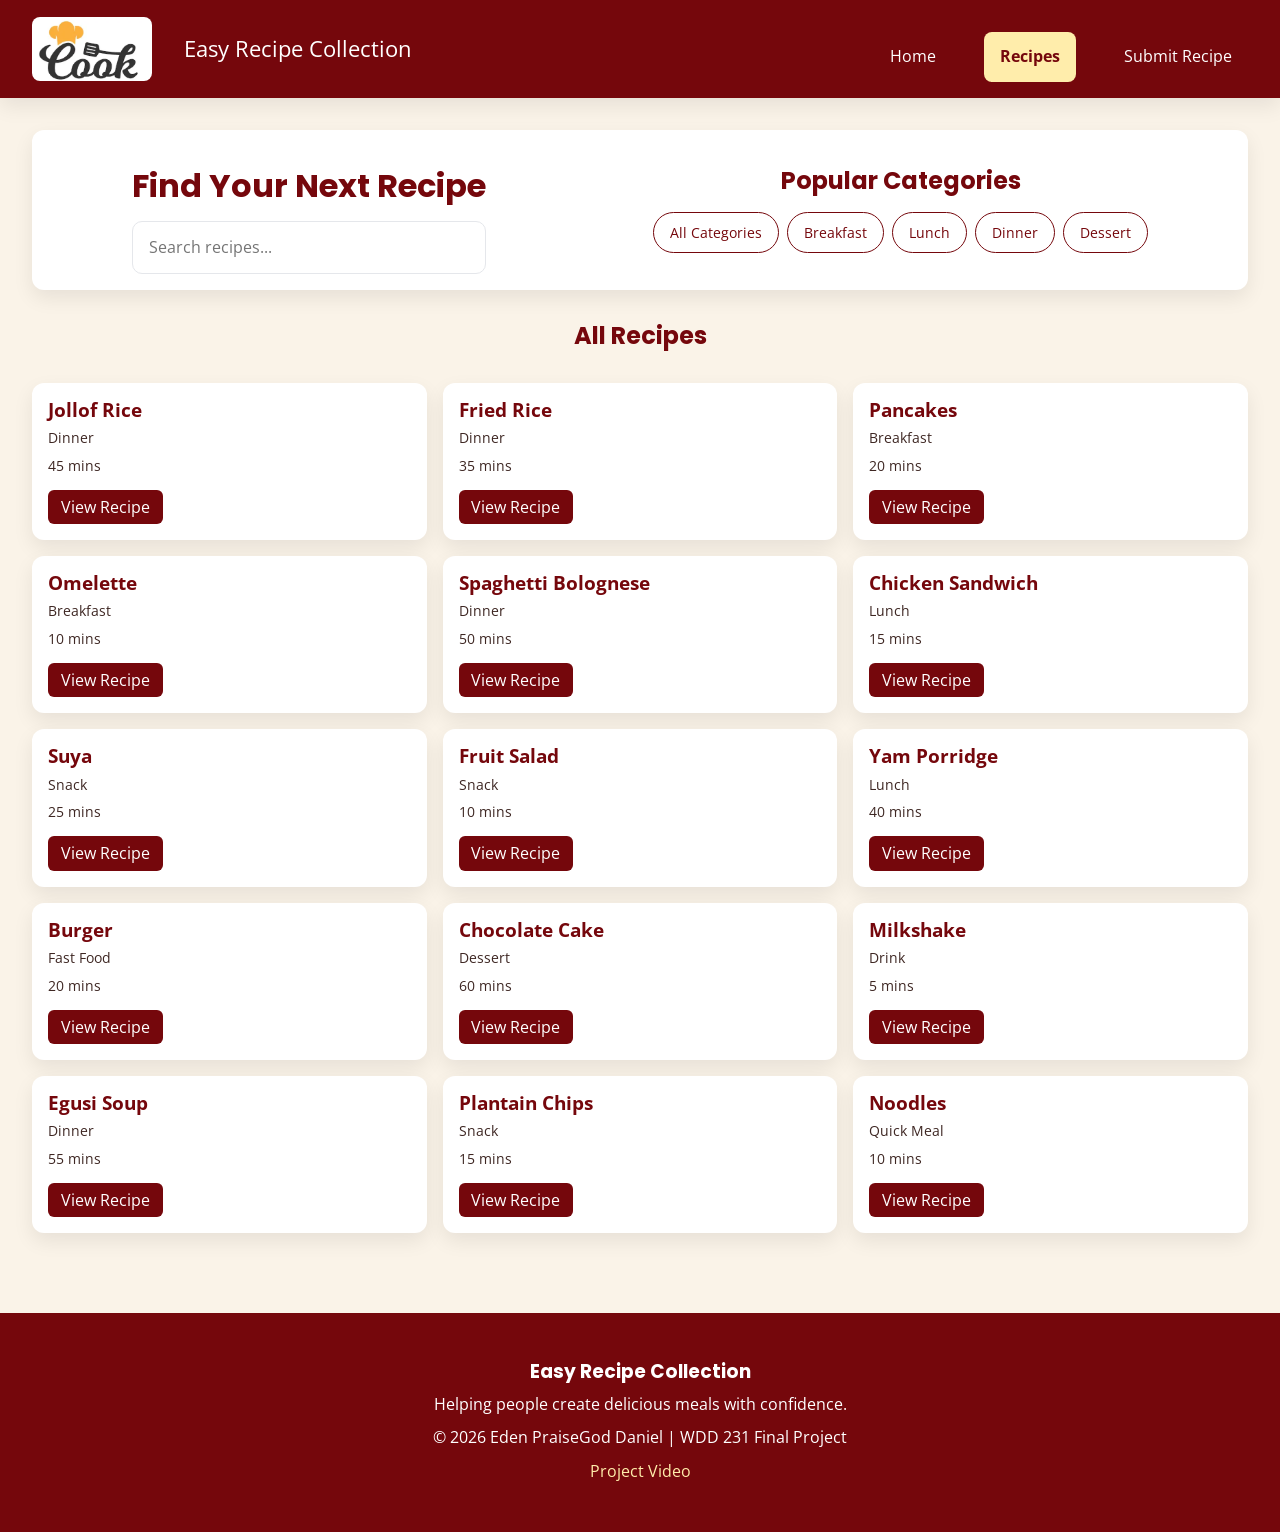
<file: finalproject/recipes.html>
<!DOCTYPE html>
<html lang="en">
<head>

    <!-- Basic Setup -->
    <meta charset="UTF-8">
    <meta name="viewport" content="width=device-width, initial-scale=1.0">

    <!-- SEO -->
    <meta name="description"
        content="Discover easy and delicious recipes for breakfast, lunch, dinner, snacks, and desserts.">

    <meta name="author"
        content="Eden PraiseGod Daniel">

    <!-- Open Graph -->
    <meta property="og:title"
        content="Easy Recipe Collection">

    <meta property="og:description"
        content="Find simple recipes, cooking ideas, and meal inspiration for every occasion.">

    <meta property="og:image"
        content="https://danielspraises.github.io/wdd231/finalproject/images/logo.png">

    <meta property="og:url"
        content="https://danielspraises.github.io/wdd231/recipe/index.html">

    <title>Easy Recipe Collection | Home</title>

    <!-- Favicon -->
    <link rel="icon" href="images/logo.png">

    <!-- Fonts -->
    <link rel="preconnect" href="https://fonts.googleapis.com">
    <link rel="preconnect" href="https://fonts.gstatic.com" crossorigin>

    <link href="https://fonts.googleapis.com/css2?family=Poppins:wght@400;600;700&family=Open+Sans:wght@400;600&display=swap"
        rel="stylesheet">

    <!-- CSS -->
    <link rel="stylesheet" href="styles/normalize.css">
    <link rel="stylesheet" href="styles/small.css">
    <link rel="stylesheet" href="styles/larger.css">

    <!-- JS -->
    <script src="scripts/navigation.js" defer></script>
    <script type="module" src="scripts/recipe.js"></script>

</head>

<body>

    <!-- HEADER -->
    <header>
        <div class="header-container">

            <div class="logo-tag">

            <a href="index.html" class="logo">
                <img src="images/logo.webp" alt="Easy Recipe Collection Logo">
            </a>

            <div class="site-name">
                Easy Recipe Collection
            </div>
            </div>

            <button id="menuBtn">&#9776;</button>

            <nav>
                <ul class="navigation">
                    <li><a href="index.html">Home</a></li>
                    <li><a href="recipes.html" class="active">Recipes</a></li>
                    <li><a href="submit.html">Submit Recipe</a></li>
                </ul>
            </nav>

        </div>
    </header>

    <!-- MAIN -->
    <main>

        <!-- SEARCH -->
         <section class="search-cate">
            <section class="search-section">

                <h1>Find Your Next Recipe</h1>

                <input
                    type="search"
                    id="homeSearch"
                    placeholder="Search recipes..."
                    aria-label="Search recipes">

            </section>

            <!-- CATEGORIES -->
            <section class="categories">
                <h2>Popular Categories</h2>

                <div class="category-grid">

                    <div class="category-grid">
                        <a href="#" class="category-pill">All Categories</a>
                        <a href="#" class="category-pill" data-category="breakfast">Breakfast</a>
                        <a href="#" class="category-pill" data-category="lunch">Lunch</a>
                        <a href="#" class="category-pill" data-category="dinner">Dinner</a>
                        <a href="#" class="category-pill" data-category="dessert">Dessert</a>
                    </div>

                </div>



            </section>
         </section>

        <section>

            <div class="section-header">

                <h2 class="sec-text">All Recipes</h2>


            </div>

            <div id="featuredRecipes"
                class="recipe-grid">

                <!-- Generated by JavaScript -->

            </div>

        </section>
  
    </main>

    <dialog id="recipeModal">

        <button
            class="close-modal"
            id="closeModalBtn">
            ✕
        </button>

        <div id="modalContent">

        </div>

    </dialog>


    <!-- FOOTER -->
    <footer>

        <div>

            <h3>Easy Recipe Collection</h3>

            <p>
                Helping people create delicious meals
                with confidence.
            </p>

        </div>

        <div>

            <p>
                &copy;
                <span id="year"></span>
                Eden PraiseGod Daniel | WDD 231 Final Project
            </p>

                

            <!-- <p>
                <a href="attributions.html">
                    Attributions
                </a>
            </p> -->

            <p>
                <a href="video.html">
                    Project Video
                </a>
            </p>

        </div>

    </footer>

</body>
</html>
</file>
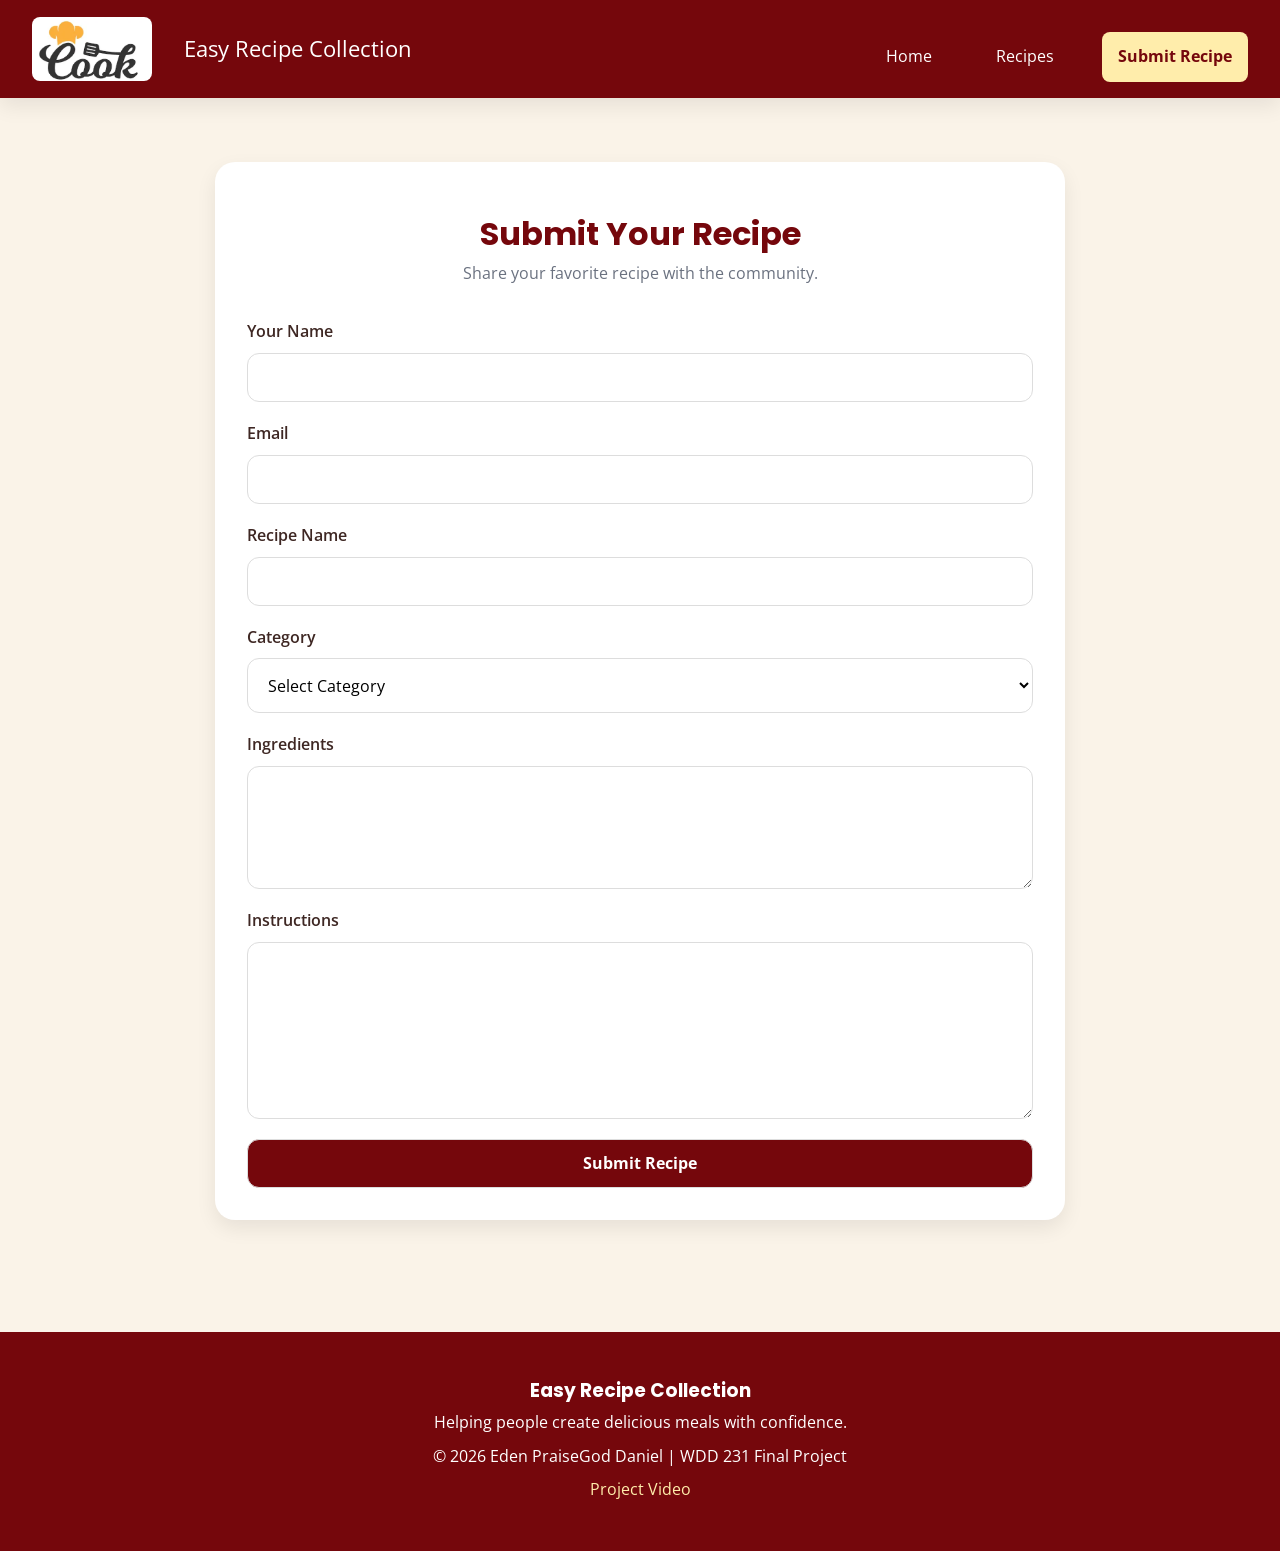
<file: finalproject/submit.html>
<!DOCTYPE html>
<html lang="en">
<head>

    <!-- Basic Setup -->
    <meta charset="UTF-8">
    <meta name="viewport" content="width=device-width, initial-scale=1.0">

    <!-- SEO -->
    <meta name="description"
        content="Discover easy and delicious recipes for breakfast, lunch, dinner, snacks, and desserts.">

    <meta name="author"
        content="Eden PraiseGod Daniel">

    <!-- Open Graph -->
    <meta property="og:title"
        content="Easy Recipe Collection">

    <meta property="og:description"
        content="Find simple recipes, cooking ideas, and meal inspiration for every occasion.">

    <meta property="og:image"
        content="https://danielspraises.github.io/wdd231/finalproject/images/logo.png">

    <meta property="og:url"
        content="https://danielspraises.github.io/wdd231/recipe/index.html">

    <title>Easy Recipe Collection | Home</title>

    <!-- Favicon -->
    <link rel="icon" href="images/logo.png">

    <!-- Fonts -->
    <link rel="preconnect" href="https://fonts.googleapis.com">
    <link rel="preconnect" href="https://fonts.gstatic.com" crossorigin>

    <link href="https://fonts.googleapis.com/css2?family=Poppins:wght@400;600;700&family=Open+Sans:wght@400;600&display=swap"
        rel="stylesheet">

    <!-- CSS -->
    <link rel="stylesheet" href="styles/normalize.css">
    <link rel="stylesheet" href="styles/small.css">
    <link rel="stylesheet" href="styles/larger.css">

    <!-- JS -->
    <script src="scripts/navigation.js" defer></script>
    <script type="module" src="scripts/recipe.js"></script>

</head>

<body>

    <!-- HEADER -->
    <header>
        <div class="header-container">

            <div class="logo-tag">

            <a href="index.html" class="logo">
                <img src="images/logo.webp" alt="Easy Recipe Collection Logo">
            </a>

            <div class="site-name">
                Easy Recipe Collection
            </div>
            </div>

            <button id="menuBtn">&#9776;</button>

            <nav>
                <ul class="navigation">
                    <li><a href="index.html">Home</a></li>
                    <li><a href="recipes.html">Recipes</a></li>
                    <li><a href="submit.html" class="active">Submit Recipe</a></li>
                </ul>
            </nav>

        </div>
    </header>

    <!-- MAIN -->
    <main>

        <section class="form-section">

            <h1>Submit Your Recipe</h1>

            <p>
                Share your favorite recipe with the community.
            </p>

            <form
                method="get"
                action="thankyou.html">

                <label>
                    Your Name
                    <input
                        type="text"
                        name="name"
                        required>
                </label>

                <label>
                    Email
                    <input
                        type="email"
                        name="email"
                        required>
                </label>

                <label>
                    Recipe Name
                    <input
                        type="text"
                        name="recipe"
                        required>
                </label>

                <label>
                    Category

                    <select
                        name="category"
                        required>

                        <option value="">
                            Select Category
                        </option>

                        <option value="Breakfast">
                            Breakfast
                        </option>

                        <option value="Lunch">
                            Lunch
                        </option>

                        <option value="Dinner">
                            Dinner
                        </option>

                        <option value="Dessert">
                            Dessert
                        </option>

                    </select>

                </label>

                <label>
                    Ingredients

                    <textarea
                        name="ingredients"
                        rows="5"
                        required></textarea>

                </label>

                <label>
                    Instructions

                    <textarea
                        name="instructions"
                        rows="8"
                        required></textarea>

                </label>

                <input
                    type="submit"
                    value="Submit Recipe"
                    class="submit-btn">

            </form>

        </section>

    </main>

    <!-- FOOTER -->
    <footer>

        <div>

            <h3>Easy Recipe Collection</h3>

            <p>
                Helping people create delicious meals
                with confidence.
            </p>

        </div>

        <div>

            <p>
                &copy;
                <span id="year"></span>
                Eden PraiseGod Daniel | WDD 231 Final Project
            </p>

                

            <!-- <p>
                <a href="attributions.html">
                    Attributions
                </a>
            </p> -->

            <p>
                <a href="video.html">
                    Project Video
                </a>
            </p>

        </div>

    </footer>

</body>
</html>
</file>
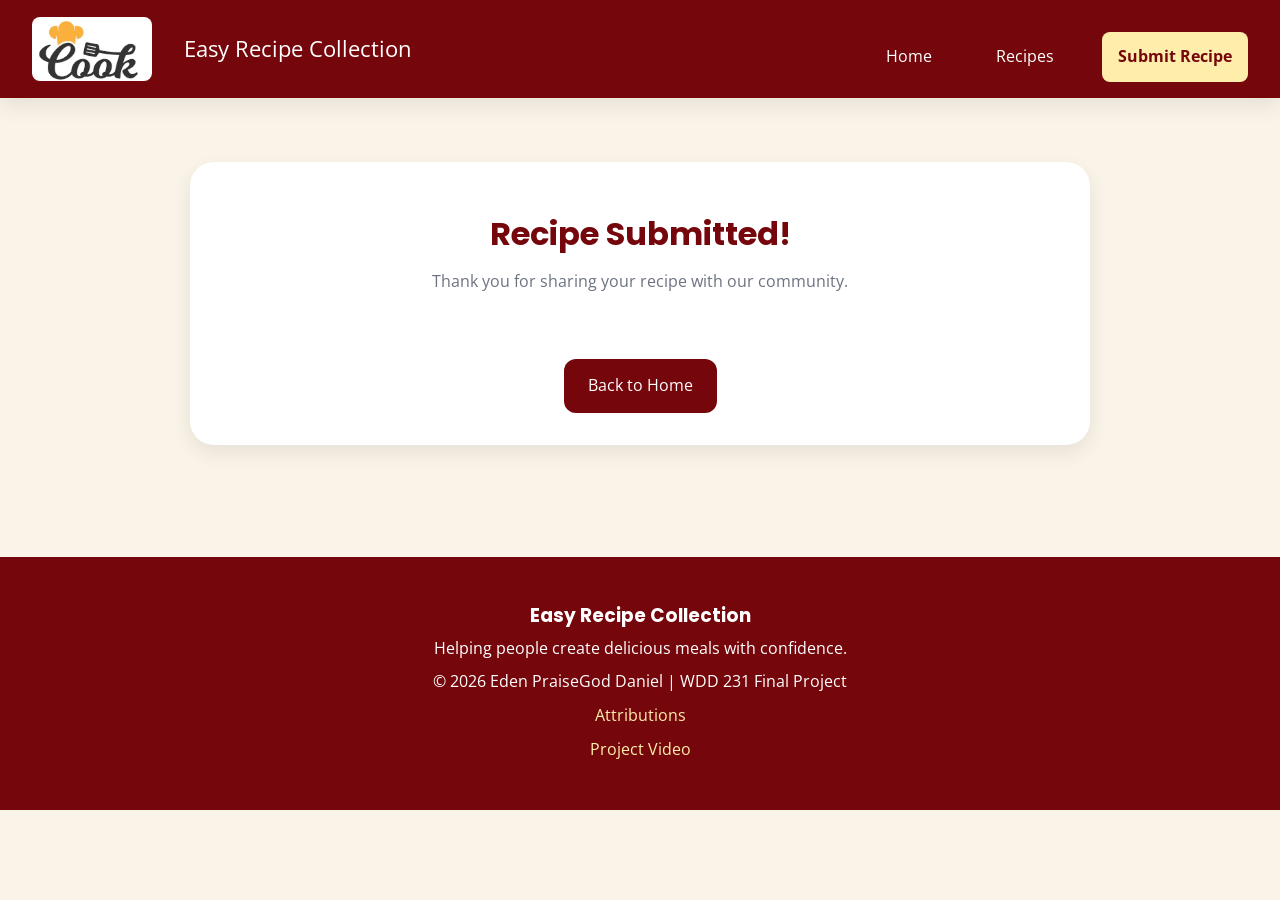
<file: finalproject/thankyou.html>
<!DOCTYPE html>
<html lang="en">
<head>

    <!-- Basic Setup -->
    <meta charset="UTF-8">
    <meta name="viewport" content="width=device-width, initial-scale=1.0">

    <!-- SEO -->
    <meta name="description"
        content="Discover easy and delicious recipes for breakfast, lunch, dinner, snacks, and desserts.">

    <meta name="author"
        content="Eden PraiseGod Daniel">

    <!-- Open Graph -->
    <meta property="og:title"
        content="Easy Recipe Collection">

    <meta property="og:description"
        content="Find simple recipes, cooking ideas, and meal inspiration for every occasion.">

    <meta property="og:image"
       content="https://danielspraises.github.io/wdd231/finalproject/images/logo.png">

    <meta property="og:url"
        content="https://danielspraises.github.io/wdd231/recipe/index.html">

    <title>Easy Recipe Collection | Home</title>

    <!-- Favicon -->
    <link rel="icon" href="images/logo.png">

    <!-- Fonts -->
    <link rel="preconnect" href="https://fonts.googleapis.com">
    <link rel="preconnect" href="https://fonts.gstatic.com" crossorigin>

    <link href="https://fonts.googleapis.com/css2?family=Poppins:wght@400;600;700&family=Open+Sans:wght@400;600&display=swap"
        rel="stylesheet">

    <!-- CSS -->
    <link rel="stylesheet" href="styles/normalize.css">
    <link rel="stylesheet" href="styles/small.css">
    <link rel="stylesheet" href="styles/larger.css">

    <!-- JS -->
    <script src="scripts/navigation.js" defer></script>
    <script type="module" src="scripts/recipe.js"></script>

</head>

<body>

    <!-- HEADER -->
    <header>
        <div class="header-container">

            <div class="logo-tag">

            <a href="index.html" class="logo">
                <img src="images/logo.webp" alt="Easy Recipe Collection Logo">
            </a>

            <div class="site-name">
                Easy Recipe Collection
            </div>
            </div>

            <button id="menuBtn">&#9776;</button>

            <nav>
                <ul class="navigation">
                    <li><a href="index.html">Home</a></li>
                    <li><a href="recipes.html">Recipes</a></li>
                    <li><a href="submit.html" class="active">Submit Recipe</a></li>
                </ul>
            </nav>

        </div>
    </header>

    <!-- MAIN -->
    
    <main>

        <section class="thankyou-section">

            <div class="thankyou-card">

                <h1>Recipe Submitted!</h1>

                <p class="thankyou-message">
                    Thank you for sharing your recipe with our community.
                </p>

                <div id="submissionDetails"
                    class="submission-details">

                    <a href="index.html"
                        class="back-home-btn">
                        Back to Home
                    </a>

                </div>

            </div>

        </section>

    </main>

    <!-- FOOTER -->
    <footer>

        <div>

            <h3>Easy Recipe Collection</h3>

            <p>
                Helping people create delicious meals
                with confidence.
            </p>

        </div>

        <div>

            <p>
                &copy;
                <span id="year"></span>
                Eden PraiseGod Daniel | WDD 231 Final Project
            </p>

                

            <p>
                <a href="attributions.html">
                    Attributions
                </a>
            </p>

            <p>
                <a href="video.html">
                    Project Video
                </a>
            </p>

        </div>

    </footer>

</body>
</html>
</file>
<file: chamber/styles/small.css>
/* ---------- GLOBAL ---------- */

* {
    margin: 0;
    padding: 0;
    box-sizing: border-box;
}
:root {
    --primary-color: #003049;
    --secondary-color: #005f73;
    --accent-color: #fcbf49;

    --white: #ffffff;
    --light-bg: #f4f4f4;

    --text-color: #222222;

    --shadow-light: rgba(0,0,0,.08);
    --shadow-medium: rgba(0,0,0,.15);
}


body {
    font-family: open sans, sans-serif;
    background-color: #f4f4f4;
    color: #222;
    line-height: 1.6;
}

/* ---------- HEADER ---------- */

header {
    background-color: var(--primary-color);
    color: var(--white);
    padding: 1rem 1.5rem;
}

.logo-area {
    display: flex;
    align-items: center;
    gap: 1rem;
}

.logo-area img {
    width: 60px;
    border-radius: 50px;
}

.logo-area .bus-name {
    font-size: 1.2rem;
    font-weight: bold;
}

/* ---------- NAVIGATION ---------- */

#menuBtn {
    margin-top: 1rem;
    padding: 0.6rem 1rem;
    border: none;
    background:#ffffff;
    color: #003049;
    cursor: pointer;
    border-radius: 6px;
    transition: background-color 0.3s ease,
                transform 0.3s ease;
}

#menuBtn:hover {
    background-color: #fcbf49;
    transform: translateY(-2px);
}

.navigation {
    list-style: none;
    display: none;
    flex-direction: column;
    gap: 0.8rem;
    margin-top: 1rem;
}

.navigation.open {
    display: flex;
}

.navigation li {
    padding: 0.3rem 0;
}

.navigation a {
    color: var(--white);
    text-decoration: none;
    padding: 0.5rem 0.8rem;
    border-radius: 6px;
    transition: background-color 0.3s ease,
                color 0.3s ease,
                transform 0.3s ease;
}

.navigation a:hover {
    background-color: rgba(255, 255, 255, 0.15);
    color: #fcbf49;
    transform: translateX(5px);
}

.navigation a.active {
    font-weight: bold;
    text-decoration: underline;
}

/* ---------- MAIN ---------- */

main {
    padding: 2rem 1rem;
}

main h1 {
    text-align: center;
    margin-bottom: 2rem;
}

/* ---------- BUTTONS ---------- */

.view-buttons {
    display: flex;
    justify-content: center;
    gap: 1rem;
    margin-bottom: 2rem;
}

.view-buttons button {
    padding: 0.8rem 1.2rem;
    border: none;
    background-color: var(--primary-color);
    color: var(--white);
    cursor: pointer;
    border-radius: 6px;
    transition: background-color 0.3s ease,
                transform 0.3s ease,
                box-shadow 0.3s ease;
}

.view-buttons button:hover {
    background-color: #005f73;
    transform: translateY(-3px);
    box-shadow: 0 4px 10px rgba(0, 0, 0, 0.2);
}

/* ---------- GRID VIEW ---------- */

.grid {
    display: grid;
    grid-template-columns: 1fr;
    gap: 1.5rem;
}

/* ---------- MEMBER CARD ---------- */

.grid section,
.list section {
    background-color: var(--white);
    padding: 1.5rem;
    border-radius: 12px;
    text-align: center;
    transition: transform 0.3s ease,
                box-shadow 0.3s ease;
}

.grid section:hover,
.list section:hover {
    transform: translateY(-8px);
    box-shadow: 0 6px 18px rgba(0, 0, 0, 0.15);
}

/* ---------- IMAGES ---------- */

.grid img {
    width: 100%;
    max-width: 220px;
    height: auto;
    margin: 1rem 0;
    border-radius: 10px;
    transition: transform 0.4s ease,
                box-shadow 0.4s ease;
}

.grid img:hover {
    transform: translateY(-10px);
    box-shadow: 0 6px 14px rgba(0, 0, 0, 0.2);
}

/* ---------- LIST VIEW ---------- */

.list {
    display: flex;
    flex-direction: column;
    gap: 1.5rem;
}

.list img {
    display: none;
}

/* ---------- LINKS ---------- */

a {
    color: #003049;
    transition: color 0.3s ease;
}

a:hover {
    color: #012132;
}

/* ---------- FOOTER ---------- */

footer {
    background-color: var(--primary-color);
    color: var(--white);
    padding: 1rem 2rem;
    margin-top: 3rem;
    text-align: center;
    align-items: center;
}

/* .footer-info {
    margin-bottom: 1rem;
} */

.footer-dev {
    align-items: center;
}




/* ================ HOME PAGE ================ */

/* ---------- HERO ---------- */

.hero {
    position: relative;
    overflow: hidden;
    border-radius: 20px;
    margin: 1rem;
}

.hero img {
    width: 100%;
    height: auto;
    object-fit: cover;
    display: block;
}

/* Dark overlay */

.hero::after {
    content: "";
    position: absolute;
    inset: 0;
    background: rgba(0,0,0,0.45);
}

/* Hero text */

.hero-text {
    position: absolute;
    bottom: 10%;
    left: 5%;
    z-index: 2;
    color: var(--white);
    max-width: 500px;
    background: none;
}

.hero-text h1 {
    font-size: 2.3rem;
    margin-bottom: 1rem;
    line-height: 1.1;
    text-align: left;
    text-shadow: 0 2px 6px rgba(0,0,0,0.5);
}

.hero-text p {
    line-height: 1.6;
    margin-bottom: 1rem;
    text-shadow: 0 1px 4px rgba(0,0,0,0.4);
}

/* CTA */

.cta-button {
    display: inline-block;
    background: #014366;
    color: #ffffff ;
    padding: 0.9rem 1.4rem;
    border-radius: 8px;
    text-decoration: none;
    font-weight: bold;
    transition: 0.3s ease;
}

.cta-button:hover {
    background: #01263a;
    color: var(--white);
    transform: translateY(-3px);
}

/* ---------- HOME GRID ---------- */

.home-grid {
    display: grid;
    gap: 1.5rem;
    padding: 1.5rem;
}

/* ---------- CARDS ---------- */

.card {
    background: #ffffff;
    border-radius: 18px;
    padding: 1.5rem;
    box-shadow: 0 4px 15px rgba(0,0,0,0.08);

}

.card h2 {
    margin-bottom: 1rem;
    color: #003049;
}

/* ---------- WEATHER ---------- */

.weather-card p {
    margin-bottom: 0.8rem;
}

/* ---------- SPOTLIGHTS ---------- */

#spotlights {
    display: grid;
    gap: 1rem;
}

.spotlight-card {
    display: flex;
    flex-direction: column;
    gap: 0.1rem;
    background: #fafafa;
    border: 1px solid #eee;
    padding: 1rem;
    border-radius: 14px;
    transition: transform 0.3s ease;
    align-items: center;
}

.spotlight-card:hover {
    transform: translateY(-3px);
}

.spotlight-card img {
    width: 100%;
    max-width: 120px;
    height: auto;
    border-radius:7px;
    margin-bottom: 0.8rem;
}

.spotlight-card h3 {
    color: #003049;
}

.spotlight-card a {
    color: #003049;
    text-decoration: none;
    font-weight: bold;
}

.spotlight-card a:hover {
    color: #02263a;
}

/* =========================
   EVENT CARD
========================= */

.event-card {
    border-radius: 18px;
    background: #ffffff;
    transition: transform 0.3s ease;
}

.event-card:hover {
    transform: translateY(-4px);
}

/* ---------- IMAGE ---------- */

.event-card img {
    width: 100%;
    max-width: 480px;
    aspect-ratio: 16 / 9;
    object-fit: contain;
    background: var(--light-bg);
    padding: 1rem;
    margin-top: -1rem;
}

/* ---------- CAPTION ---------- */

.event-card figcaption {
    margin-top: -0.5rem;
    padding: 1rem;
    display: flex;
    flex-direction: column;
    gap: 0.8rem;
    flex-grow: 1;
}

/* ---------- TITLE ---------- */

.event-card span {
    font-size: 1.2rem;
    font-weight: bold;
    color: #003049;
    margin: 0px;
}

/* ---------- DESCRIPTION ---------- */

.event-card p {
    color: #444;
    line-height: 1.6;
    margin: 0px;
}


/* =========================
   WEATHER CARD
========================= */

.weather-card {
    background: linear-gradient(
        135deg,
        #003049,
        #005b8f
    );

    color: var(--white);
}

/* Heading */

.weather-card h2 {
    color: var(--white);
    margin-bottom: 1rem;
}

/* Current temp */

.weather-main {
    margin-bottom: 1.5rem;
}

/* ---------- WEATHER TOP ---------- */

.weather-top {
    display: flex;
    align-items: center;
    gap: 1rem;
    margin-bottom: 0.5rem;
}

/* Weather icon */

#weather-icon {
    width: 70px;
    height: 70px;
}

/* Temperature */

#current-temp {
    font-size: 3rem;
    font-weight: bold;
    margin-bottom: 0.5rem;
}

/* Description */

#weather-desc {
    text-transform: capitalize;
    font-size: 1.1rem;
    opacity: 0.9;
}

/* Forecast */

.forecast {
    display: grid;
    gap: 0.8rem;
}

/* Forecast items */

.forecast p {
    background: rgba(255,255,255,0.12);
    padding: 0.8rem;
    border-radius: 10px;
    backdrop-filter: blur(5px);
}







/* ===========================================================================================================================
    JOIN PAGE
============================================================================================================================ */

.join-container {
    display: grid;
    gap: 2rem;
}

/* FORM CARD */

.join-form-card,
.membership-card {
    background: #ffffff;
    border-radius: 18px;
    padding: 1.5rem;
    box-shadow: 0 4px 15px rgba(0,0,0,0.08);
}

.join-form-card h2 {
    color: #003049;
    margin-bottom: 1rem;
}

.join-form-card form {
    display: flex;
    flex-direction: column;
    gap: 1rem;
}

.join-form-card label {
    display: flex;
    flex-direction: column;
    gap: .3rem;
    font-weight: 600;
}

.join-form-card input,
.join-form-card textarea,
.join-form-card select {
    padding: .8rem;
    border: 1px solid #ccc;
    border-radius: 8px;
    font: inherit;
}

.join-form-card textarea {
    resize: vertical;
}

/* SUBMIT BUTTON */

.submit-btn {
    background: #003049;
    color: var(--white);
    border: none;
    cursor: pointer;
    font-weight: bold;
    transition: .3s ease;
}

.submit-btn:hover {
    background: #005f73;
}

/* MEMBERSHIP CARDS */

.membership-cards {
    display: grid;
    gap: 1rem;
}

.membership-card h2 {
    color: #003049;
    margin-bottom: .5rem;
}

.membership-card p {
    margin-bottom: 1rem;
}

.membership-card a {
    font-weight: bold;
    text-decoration: none;
}

/* PAGE LOAD ANIMATION */

.membership-card {
    opacity: 0;
    transform: translateY(20px);
    animation: fadeUp .8s forwards;
}

.membership-card:nth-child(1) {
    animation-delay: .1s;
}

.membership-card:nth-child(2) {
    animation-delay: .3s;
}

.membership-card:nth-child(3) {
    animation-delay: .5s;
}

.membership-card:nth-child(4) {
    animation-delay: .7s;
}

@keyframes fadeUp {

    to {
        opacity: 1;
        transform: translateY(0);
    }

}

/* DIALOG MODALS */

dialog {
    width: min(90%, 500px);
    border: none;
    border-radius: 15px;
    padding: 2rem;
}

dialog h2 {
    color: #003049;
    margin-bottom: 1rem;
}

dialog ul {
    margin-left: 1.2rem;
    margin-bottom: 1rem;
}

dialog li {
    margin-bottom: .5rem;
}

dialog::backdrop {
    background: rgba(0,0,0,.5);
}

.close-modal {
    padding: .8rem 1.2rem;
    border: none;
    border-radius: 8px;
    background: #003049;
    color: white;
    cursor: pointer;
}

/* THANK YOU PAGE */

.thankyou-card {
    background: white;
    padding: 2rem;
    border-radius: 18px;
    box-shadow: 0 4px 15px rgba(0,0,0,.08);
    max-width: 800px;
    margin: 0 auto;
}

.thankyou-card h1 {
    color: #003049;
}

.submission-details {
    display: grid;
    gap: 1rem;
    margin-top: 1rem;
}

.submission-details p {
    background: var(--light-bg);
    padding: 1rem;
    border-radius: 8px;
}



/* ===================================
   DISCOVER PAGE
=================================== */

/* =========================
   DISCOVER PAGE (MOBILE)
========================= */

.discover-grid {
    display: grid;
    gap: 1.5rem;
    padding: 1rem;
}

.discover-card {
    background: #fff;
    border-radius: 12px;
    padding: 1rem;
}

.discover-card img {
    width: 100%;
    height: auto;
    border-radius: 10px;
}

.discover-card button {
    margin-top: 0.5rem;
    padding: 0.6rem 1rem;
    border: none;
    background: #003049;
    color: white;
    border-radius: 6px;
}

#visitMessage {
    text-align: center;
    border-radius: 8px;
    text-decoration: underline;
    color: var(--text);
    font-weight: bold;
}
</file>
<file: chamber/styles/larger.css>
@media screen and (min-width: 768px) {

    /* Navigation */

    #menuBtn {
        display: none;
    }

    .navigation {
        display: flex;
        flex-direction: row;
        justify-content: flex-end;
        gap: 2rem;
    }

    header {
        display: flex;
        justify-content: space-between;
        align-items: center;
        position: sticky;
        top: 0;
        z-index: 1000;
    }

    /* Grid */

    .grid {
        grid-template-columns: repeat(3, 1fr);
    }

    /* Footer */

    footer {
        display: flex;
        justify-content: space-between;
        text-align: left;
    }

}

/* ================ HOME PAGE ================ */

@media screen and (min-width: 768px) {

    /* ---------- HOME GRID ---------- */

    .home-grid {

        display: grid;

        grid-template-columns: 1fr 1fr;

        gap: 1.5rem;

        align-items: start;
    }

    /* Spotlight spans full width */

    .home-grid .card:last-child {

        grid-column: span 2;
    }

    /* Spotlight layout */

    #spotlights {

        grid-template-columns: repeat(3, 1fr);
    }

    /* Hero */

    .hero-text h1 {

        font-size: 3rem;
    }

}




/* ===================================
   JOIN PAGE
=================================== */

@media screen and (min-width: 768px) {

    .join-container {

        display: grid;

        grid-template-columns: 2fr 1fr;

        gap: 2rem;

        align-items: start;
    }

}


/* ===================================
   DISCOVER PAGE
=================================== */

/* =========================
   DISCOVER PAGE LAYOUT
========================= */

@media screen and (min-width: 768px) {

.discover-grid {
    display: grid;
    grid-template-areas:
        "a b c"
        "d e f"
        "g h h";
    gap: 1.5rem;
}

/* assign areas */
.discover-card:nth-child(1) { grid-area: a; }
.discover-card:nth-child(2) { grid-area: b; }
.discover-card:nth-child(3) { grid-area: c; }
.discover-card:nth-child(4) { grid-area: d; }
.discover-card:nth-child(5) { grid-area: e; }
.discover-card:nth-child(6) { grid-area: f; }
.discover-card:nth-child(7) { grid-area: g; }
.discover-card:nth-child(8) { grid-area: h; }
}

/* LARGE SCREEN HOVER EFFECT ONLY */
@media screen and (min-width: 1025px) {

.discover-card img {
    transition: transform 0.3s ease, filter 0.3s ease;
}

.discover-card img:hover {
    transform: scale(1.05);
    filter: brightness(1.1);
}
}
</file>
<file: finalproject/styles/small.css>
/* ==========================================
   ROOT VARIABLES
========================================== */

:root {

    --primary: #75070c;
    --secondary: #ffedab;

    --bg: #faf3e8;
    --card: #ffffff;

    --text: #3e2723;
    --muted: #6b7280;

    --border: #e5e7eb;

    --radius: 12px;

    --shadow:
        0 8px 20px rgba(0,0,0,.08);

    --font-heading:
        "Poppins",
        sans-serif;

    --font-body:
        "Open Sans",
        sans-serif;
}

/* ==========================================
   RESET
========================================== */

* {
    margin: 0;
    padding: 0;
    box-sizing: border-box;
}

img {
    display: block;
    max-width: 100%;
}

body {

    font-family: var(--font-body);

    background: var(--bg);

    color: var(--text);

    line-height: 1.6;
}

/* ==========================================
   TYPOGRAPHY
========================================== */

h1,
h2,
h3 {

    font-family: var(--font-heading);

    line-height: 1.2;
}

h1,
h2 {

    margin-bottom: 1rem;

    color: var(--primary);
}

a {

    color: inherit;

    text-decoration: none;
}

ul {

    list-style: none;
}

/* ==========================================
   HEADER
========================================== */

header {

    background: var(--primary);

    color: white;

    padding: 1rem;

    position: sticky;

    top: 0;

    z-index: 1000;

    box-shadow: var(--shadow);
}


.logo img {

    width: 120px;
    border-radius: 8px;
}

.logo-area h1 {

    font-size: 1.4rem;

    color: var(--secondary);
}

.logo-tag {

    display: flex;
    align-items: center;
    justify-content: space-evenly;
}

/* ==========================================
   NAVIGATION
========================================== */

#menuBtn {

    margin-top: 1rem;

    width: 100%;

    border: none;

    padding: .8rem;

    border-radius: 8px;

    background: var(--secondary);

    color: var(--primary);

    font-size: 1.3rem;

    cursor: pointer;
}

.navigation {

    display: none;

    flex-direction: column;

    margin-top: 1rem;

    gap: .5rem;
}

.navigation.open {

    display: flex;
}

.navigation a {

    display: block;

    padding: .8rem;

    border-radius: 8px;

    color: white;

    transition: .3s ease;
}

.navigation a:hover {

    background: rgba(255,255,255,.1);
}

.navigation a.active {

    background: var(--secondary);

    color: var(--primary);

    font-weight: 700;
}

/* ==========================================
   MAIN
========================================== */

main {

    padding: 1rem;
}

/* ==========================================
   HERO
========================================== */

.hero {

    min-height: 65vh;

    border-radius: 18px;

    overflow: hidden;

    background:
        linear-gradient(
            rgba(0,0,0,0.7),
            rgba(0, 0, 0, 0.5)
        
        ),
        url("../images/hero.webp");

    background-size: cover;

    background-position: center;

    display: flex;

    align-items: center;

    justify-content: center;

    text-align: center;

    margin-bottom: 2rem;
}

.hero-content {

    color: white;

    padding: 2rem;
}

.hero-content h2 {

    color: white;
    font-size: 2rem;
    margin-bottom: 1rem;
}

.hero-content p {

    margin-bottom: 1.5rem;
}

/* ==========================================
   BUTTONS
========================================== */

.cta-btn,
.learn-btn {

    display: inline-block;

    background: var(--secondary);

    color: var(--primary);

    padding: .9rem 1.4rem;

    border-radius: 8px;

    font-weight: 700;

    border: none;

    cursor: pointer;

    transition: .3s ease;
}

.cta-btn:hover,
.learn-btn:hover {

    transform: translateY(-3px);
}


/* ==========================================
   SEARCH AND CATEGORIES
========================================== */

.search-cate {

    display: flex;
    flex-direction: row;
    justify-content: space-evenly;
    background: var(--card);
    padding: 1rem;
    border-radius: var(--radius);
    box-shadow: var(--shadow);
    margin-bottom: 2rem;
    align-items: center;
}


/* ==========================================
   SEARCH
========================================== */

.search-section input {

    width: 100%;
    padding: 1rem;
    border: 1px solid var(--border);
    border-radius: 10px;
    font-size: 1rem;
}

/* ==========================================
   CATEGORY GRID
========================================== */

.category-grid {
    display: flex;
    flex-wrap: wrap;
    gap: 0.5rem;
}

.category-pill {
    display: inline-block;
    padding: 0.4rem 0.8rem;
    background: var(--card);
    border: 1px solid var(--primary);
    border-radius: 999px;
    font-size: 0.85rem;
    text-decoration: none;
    color: var(--primary);
    transition: 0.3s;
}

.category-pill:hover {
    background: var(--primary);
    color: white;
}

.category-pill.active {
    background: var(--primary);
    color: white;
}

/* ==========================================
   SECTION HEADER
========================================== */

.section-header {

    display: flex;

    justify-content: space-between;

    align-items: center;

    margin-bottom: 1rem;
}



/* ==========================================
   RECIPE GRID
========================================== */


.recipe-grid {
    display: grid;
    gap: 1rem;
}

.recipe-card {
    background: var(--card);
    border-radius: var(--radius);
    padding: 1rem;
    box-shadow: var(--shadow);
    transition: transform 0.3s ease, box-shadow 0.3s ease;
    position: relative;
    overflow: hidden;
}

.recipe-card:hover {
    transform: translateY(-5px);
    box-shadow: 0 12px 25px rgba(0,0,0,0.12);
}

.recipe-card h3 {
    font-family: var(--font1);
    margin-bottom: 0.3rem;
    color: var(--primary);
}

.recipe-card p {
    font-size: 0.9rem;
    color: var(--text);
    margin-bottom: 0.3rem;
}

/* VIEW BUTTON */
.view-btn {
    margin-top: 0.5rem;
    padding: 0.5rem 0.8rem;
    border: none;
    background: var(--primary);
    color: white;
    border-radius: 6px;
    cursor: pointer;
    transition: 0.3s;
}

.view-btn:hover {
    background: #5a0508;
}


/* ==========================================
   BENEFITS
========================================== */

.benefits {

    margin-top: 3rem;
}



.benefits-grid article {

    background: white;

    padding: 1.5rem;
    margin: 1.5rem;

    border-radius: var(--radius);

    box-shadow: var(--shadow);
}



/* ===========================
   Recipe Modal
=========================== */

dialog {
    width: min(90%, 750px);
    max-width: 750px;
    max-height: 90vh;

    padding: 0;
    border: none;
    border-radius: 18px;

    overflow-y: auto;

    margin: auto;

    background: #fff;

    box-shadow: 0 20px 50px rgba(0,0,0,.3);

    animation: modalOpen .3s ease;
}

dialog::backdrop{
    background: rgba(0,0,0,.65);
    backdrop-filter: blur(5px);
}

dialog h1, dialog h2, dialog h3 {
    text-align: center;
}

#modal-content {
    padding: 0 0 2rem;
    background: #fff;
    display:flex;
    flex-direction:column;
}

/* Hero Image */

.modal-image {
    width: 100%;
    height: 300px;
    object-fit: cover;
    display: block;
}

/* Recipe Title */

#modal-content h2 {
    font-size: 2rem;
    color: var(--primary);
    margin: 1.5rem 2rem .5rem;
}

/* Meta Tags */

.recipe-meta {
    display: flex;
    flex-wrap: wrap;
    gap: .75rem;
    margin: 0 2rem 1.5rem;
}

.recipe-meta span {
    background: var(--accent2);
    color: var(--primary);
    padding: .45rem .9rem;
    border-radius: 50px;
    font-size: .9rem;
    font-weight: 600;
}

/* Description */

.recipe-description {
    margin: 0 2rem 2rem;
    line-height: 1.8;
    color: #555;
}

/* Section Headings */

#modal-content h3 {
    margin: 1.5rem 2rem .8rem;
    color: var(--primary);
    border-left: 5px solid var(--secondary);
    padding-left: .8rem;
}

/* Lists */

.ingredients-list,
.instruction-list,
.recommended-list {
    margin: 0 2rem 1.8rem;
    padding-left: 1.5rem;
}

.ingredients-list li,
.instruction-list li,
.recommended-list li {
    margin-bottom: .75rem;
    line-height: 1.7;
    color: #444;
}

/* Alternate row effect */

.ingredients-list li:nth-child(odd),
.instruction-list li:nth-child(odd),
.recommended-list li:nth-child(odd) {
    background: #f8f8f8;
    padding: .5rem .8rem;
    border-radius: 8px;
}

/* Close Button */

#close-modal{
    position:fixed;
    top:20px;
    right:20px;

    width:42px;
    height:42px;

    border:none;
    border-radius:50%;

    background:#fff;
    cursor:pointer;

    font-size:1.5rem;

    box-shadow:0 5px 15px rgba(0,0,0,.25);

    z-index:1000;
}

/* Animation */

@keyframes modalOpen {
    from {
        opacity: 0;
        transform: translateY(-30px) scale(.95);
    }
    to {
        opacity: 1;
        transform: translateY(0) scale(1);
    }
}


.recipe-body{
    padding: 0 2rem 2rem;
}


/* =========================
   SUBMIT PAGE
========================= */

.form-section {
    max-width: 850px;
    margin: 2rem auto;
    padding: 2rem;
    background: var(--card);
    border-radius: 20px;
    box-shadow: var(--shadow);
}

.form-section h1 {
    text-align: center;
    color: var(--primary);
    margin-bottom: .5rem;
}

.form-section > p {
    text-align: center;
    color: var(--muted);
    margin-bottom: 2rem;
}

.form-section form {
    display: flex;
    flex-direction: column;
    gap: 1.2rem;
}

.form-section label {
    display: flex;
    flex-direction: column;
    gap: .5rem;
    font-weight: 600;
    color: var(--text);
}

.form-section input,
.form-section textarea,
.form-section select {
    width: 100%;
    padding: .9rem 1rem;
    border: 1px solid #ddd;
    border-radius: 12px;
    font-family: inherit;
    font-size: 1rem;
    background: #fff;
    transition: all .3s ease;
}

.form-section input:focus,
.form-section textarea:focus,
.form-section select:focus {
    outline: none;
    border-color: var(--primary);
    box-shadow: 0 0 0 4px rgba(117, 7, 12, .15);
}

.form-section textarea {
    resize: vertical;
}

.form-section input::placeholder,
.form-section textarea::placeholder {
    color: #9ca3af;
}

/* Submit Button */

.submit-btn {
    background: var(--primary);
    color: white;
    border: none;
    padding: 1rem;
    border-radius: 12px;
    font-size: 1rem;
    font-weight: 700;
    cursor: pointer;
    transition: .3s ease;
    
}

input[type="submit"] {
    background-color: var(--primary);
}
.submit-btn:hover {
    background: #560408;
    transform: translateY(-3px);
}




/* ==========================================
   THANK YOU PAGE
========================================== */

/* =========================
   THANK YOU PAGE
========================= */

.thankyou-section {
    padding: 2rem 1rem;
}

.thankyou-card {
    max-width: 900px;
    margin: 0 auto;
    background: white;
    padding: 2rem;
    border-radius: 24px;
    box-shadow: var(--shadow);
    justify-content: center;
}


.thankyou-card h1 {
    color: var(--primary);
    text-align: center;
    margin-bottom: 1rem;
}

.thankyou-message {
    text-align: center;
    color: var(--muted);
    margin-bottom: 2rem;
    justify-content: center;
}

.submission-details {
    display: grid;
    gap: 1rem;
    justify-content: center;
}


.detail-card {
    background: var(--accent2);
    padding: 1rem;
    border-radius: 16px;
}

.detail-card h3 {
    color: var(--primary);
    margin-bottom: .5rem;
}

.detail-card p {
    word-break: break-word;
}

.back-home-btn {
    display: inline-block;
    margin-top: 2rem;
    background: var(--primary);
    color: white;
    text-decoration: none;
    padding: .9rem 1.5rem;
    border-radius: 12px;
    transition: .3s ease;
}

.back-home-btn:hover {
    background: #560408;
    transform: translateY(-2px);
}




/* ==========================================
   VIDEO PRESENTATION
========================================== */

.video-section {
    padding: 2rem 1rem;
    background: var(--bg);
    text-align: center;
}

.video-section h1 {
    font-family: var(--font-heading);
    font-size: 1.6rem;
    margin-bottom: 1.5rem;
    color: var(--primary);
}

/* Video container */
.video {
    width: 100%;
    max-width: 100%;
    display: flex;
    justify-content: center;
}

/* Video element */
.video video {
    width: 100%;
    max-width: 100%;
    border-radius: 12px;
    box-shadow: 0 10px 25px rgba(0,0,0,0.15);
    outline: none;
    background: #000;
}



/* ==========================================
   FOOTER
========================================== */

footer {

    background: var(--primary);

    color: white;

    padding: 2rem 1rem;

    margin-top: 3rem;

    text-align: center;
}

footer a {

    color: var(--secondary);
}

footer p {

    margin-top: .5rem;
}
</file>
<file: finalproject/styles/larger.css>
/* ==========================================
   TABLETS & DESKTOPS
========================================== */

@media screen and (min-width: 768px) {

    /* =========================
       HEADER
    ========================= */

    header {
        padding: 1rem 2rem;
    }

    .header-container {
        display: flex;
        justify-content: space-between;
        align-items: center;
    }



    #menuBtn {
        display: none;
    }

    .navigation {
        display: flex;
        flex-direction: row;
        gap: 1.5rem;
        position: static;
        background: transparent;
        width: auto;
        padding: 0;
        box-shadow: none;
    }

    .navigation a {
        padding: .75rem 1rem;
    }

    /* =========================
       HERO
    ========================= */

    .hero {
        min-height: 80vh;
    }

    .hero-content {
        max-width: 800px;
    }

    .hero-content h1 {
        font-size: 4rem;
    }

    .hero-content p {
        font-size: 1.2rem;
        max-width: 650px;
        margin: 0 auto 2rem;
    }

    .hero-buttons {
        flex-direction: row;
        justify-content: center;
    }

    main h2 {
        text-align: center;
    }
    /* =========================
       FEATURED RECIPES
    ========================= */

    .recipe-grid {
        grid-template-columns: repeat(2, 1fr);
    }

    /* =========================
       BENEFITS
    ========================= */

    .benefit-grid {
        grid-template-columns: repeat(3, 1fr);
    }

    /* =========================
       RECIPES PAGE
    ========================= */

    .recipes-container {
        grid-template-columns: repeat(2, 1fr);
    }

    .search-container {
        display: flex;
        flex-direction: column;
        align-items: center;
    }

    .search-box {
        max-width: 600px;
    }

    .filter-buttons {
        justify-content: center;
    }

    /* =========================
       SUBMIT PAGE
    ========================= */

    .submit-layout {
        grid-template-columns: 2fr 1fr;
        align-items: start;
    }

    /* =========================
       FOOTER
    ========================= */

    .footer-content {
        grid-template-columns: repeat(3, 1fr);
        gap: 2rem;
    }

    .footer-bottom {
        text-align: center;
    }

}

/* ==========================================
   LARGE DESKTOPS
========================================== */

@media screen and (min-width: 1024px) {

    /* =========================
       GENERAL
    ========================= */

    main {
        max-width: 1400px;
        margin: 0 auto;
        padding: 2rem;
    }

    /* =========================
       HEADER
    ========================= */

    .logo img {
        width: 120px;
    }

    .site-name {
        font-size: 1.4rem;
    }

    .navigation {
        gap: 2rem;
    }

    /* =========================
       HERO
    ========================= */

    .hero-content h1 {
        font-size: 4.8rem;
        line-height: 1.1;
    }

    .hero-content p {
        font-size: 1.25rem;
    }

    .btn {
        padding: 1rem 1.8rem;
    }

    /* =========================
       FEATURED RECIPES
    ========================= */

    .recipe-grid {
        grid-template-columns: repeat(3, 1fr);
    }

    .recipe-card img {
        height: 240px;
    }

    /* Desktop hover effects */

    .recipe-card img {
        transition:
            transform .4s ease,
            filter .4s ease;
    }

    .recipe-card:hover img {
        transform: scale(1.05);
        filter: brightness(1.05);
    }




    .search-cate {
        display: flex;
        justify-content: space-around;
    }

    .section-header {
        justify-content: space-evenly;
    }

    .benefits-grid {

    display: flex;
    justify-content: space-evenly;
}

    /* =========================
       RECIPES PAGE
    ========================= */

    .recipes-container {
        grid-template-columns: repeat(3, 1fr);
    }

    .recipe-card {
        overflow: hidden;
    }

    /* =========================
       MODAL
    ========================= */

    dialog {
        max-width: 800px;
    }

    /* =========================
       FOOTER
    ========================= */

    footer {
        padding: 3rem 2rem;
    }

    .footer-content {
        grid-template-columns:
            1.5fr
            1fr
            1fr;
    }

}

/* ==========================================
   EXTRA LARGE SCREENS
========================================== */

@media screen and (min-width: 1400px) {

    .hero-content h1 {
        font-size: 5.5rem;
    }

    .hero-content {
        max-width: 1000px;
    }

    .recipe-grid {
        grid-template-columns: repeat(4, 1fr);
    }

    .recipes-container {
        grid-template-columns: repeat(4, 1fr);
    }

}


@media (min-width: 768px) {


    header .logo-tag {
        display: flex;
        align-items: center;
        gap: 2rem;
    }


    .recipe-grid {
        grid-template-columns: repeat(3, 1fr);
    }

    .category-grid {
        justify-content: center;
    }

    .category-pill {
        font-size: 0.9rem;
        padding: 0.5rem 1rem;
    }



/* ===================================
   LARGE SCREEN FORM STYLES
=================================== */


    .form-wrapper {
        padding: 2.5rem;
    }

    .form-grid {
        grid-template-columns: repeat(2, 1fr);
    }

    .form-grid .full-width {
        grid-column: 1 / -1;
    }

    .recipe-form {
        gap: 1.5rem;
    }

    .submit-btn {
        width: fit-content;
        min-width: 220px;
        align-self: flex-start;
    }

    .success-card {
        padding: 3rem;
    }

    .submitted-data {
        grid-template-columns: repeat(2, 1fr);
    }
    
}


/* =========================
   VIDEO SECTION
========================= */

@media screen and (min-width: 768px) {

    .video-section {
        padding: 3rem 2rem;
    }

    .video-section h1 {
        font-size: 2.2rem;
    }

    .video video {
        max-width: 800px;
        border-radius: 16px;
        box-shadow: 0 20px 50px rgba(0,0,0,0.25);
        transition: transform 0.3s ease, box-shadow 0.3s ease;
    }

    .video video:hover {
        /* transform: scale(1.02); */
        box-shadow: 0 25px 60px rgba(0,0,0,0.3);
    }
}
</file>
<file: Recipe/styles/style.css>
/* =========================
   ROOT VARIABLES (EASY EDIT)
========================= */
:root {

    --primary: #75070c;

    --secondary: #ffedab;

    --bg: #FAF3E8;
    --card: #ffffff;
    --text: #3E2723;
    --muted: #6b7280;
    --accent: #4f6815;
    --accent2: #f0e6da;

    --border: #e5e7eb;

    --radius: 12px;
    --shadow: 0 8px 20px rgba(0, 0, 0, 0.06);

    --font-heading: "Poppins", Arial, sans-serif;
    --font-body: "Open Sans", Arial, sans-serif;
}

/* =========================
   RESET
========================= */
* {
    margin: 0;
    padding: 0;
    box-sizing: border-box;
}

/* =========================
   BASE STYLES
========================= */
body {
    font-family: var(--font-body);
    background: var(--bg);
    color: var(--text);
    line-height: 1.6;
}

/* =========================
   HEADER (MODERN HERO STYLE)
========================= */
header {
    background: var(--primary);
    color: var(--secondary);
    padding: 20px;
    text-align: center;
    display: flex;
    box-shadow: var(--shadow);
    flex-wrap: wrap;
    align-items: center;
}

.logo-area img {
    width: 150px;
    border-radius: 8px;
    margin-right: 12px;
}

header h1 {
    font-family: var(--font-heading);
    font-weight: 700;
    font-size: 1.6rem;
    color: var(--secondary);
}

/* =========================
   MAIN LAYOUT
========================= */
main {
    max-width: 1000px;
    margin: 30px auto;
    padding: 0 20px;
}

/* =========================
   SECTIONS (CARD DESIGN)
========================= */
section {
    background: var(--card);
    margin-bottom: 20px;
    padding: 22px;
    border-radius: var(--radius);
    border: 1px solid var(--border);
    box-shadow: var(--shadow);
    transition: transform 0.2s ease, box-shadow 0.2s ease;
}

section:hover {
    transform: translateY(-3px);
    box-shadow: 0 12px 25px rgba(0, 0, 0, 0.08);
}

/* =========================
   HEADINGS
========================= */
h1, h2 {
    font-family: var(--font-heading);
    color: var(--text);
    margin-bottom: 10px;
}

h2 {
    font-size: 1.2rem;
    border-left: 4px solid var(--primary);
    padding-left: 10px;
}

/* =========================
   TEXT
========================= */
p {
    color: var(--text);
    margin-bottom: 5px;
}

ul {
    padding-left: 20px;
}

li {
    margin-bottom: 6px;
    color: var(--text);
}

/* =========================
   COLOR BOXES
========================= */
.color-box {
    padding: 14px;
    margin: 10px 0;
    border-radius: var(--radius);
    color: white;
    font-weight: 600;
}

/* Variants */
.primary {
    background: var(--primary);
    color: var(--secondary);
}

.primary-dark {
    background: var(--primary-dark);
    color: var(--secondary);
}

.primary p {
    color: var(--secondary);
}

.secondary {
    background: var(--secondary);
}

.secondary-dark {
    background: var(--secondary-dark);
}

.secondary p {
    color: var(--primary);
}

.neutral {
    background: var(--bg);
}

/* =========================
   WIREFRAME BOX
========================= */
.wireframe {
    border: 2px dashed var(--muted);
    padding: 16px;
    border-radius: var(--radius);
    background: #fafafa;
    color: var(--muted);
    font-family: monospace;
}

/* =========================
   FOOTER
========================= */
footer {
    text-align: center;
    margin-top: 20px;
    padding: 18px;
    background: var(--secondary);
    color: white;
    font-weight: 600;
}



@media screen and (max-width: 900px) {
    header {
        flex-direction: column;
    }


    header h1 {
        font-size: 1.4rem;
    }
    
}
</file>
